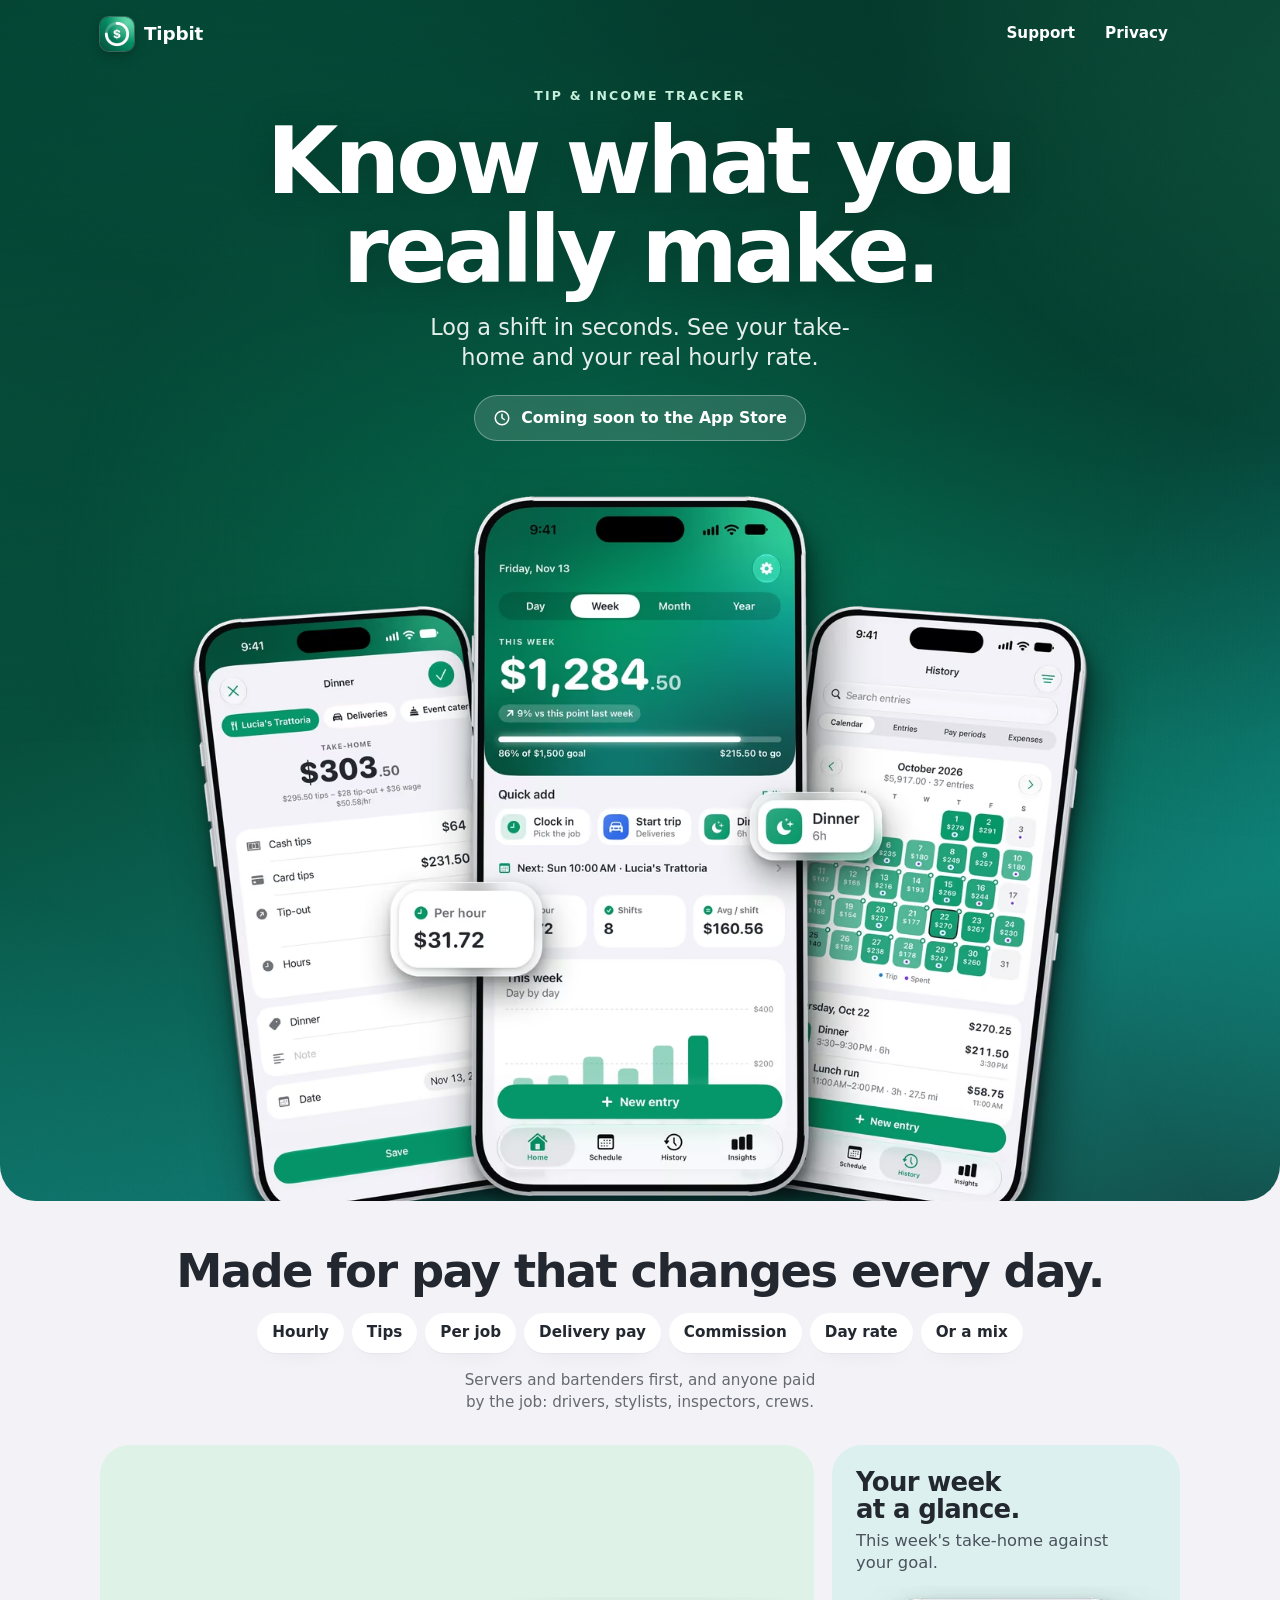
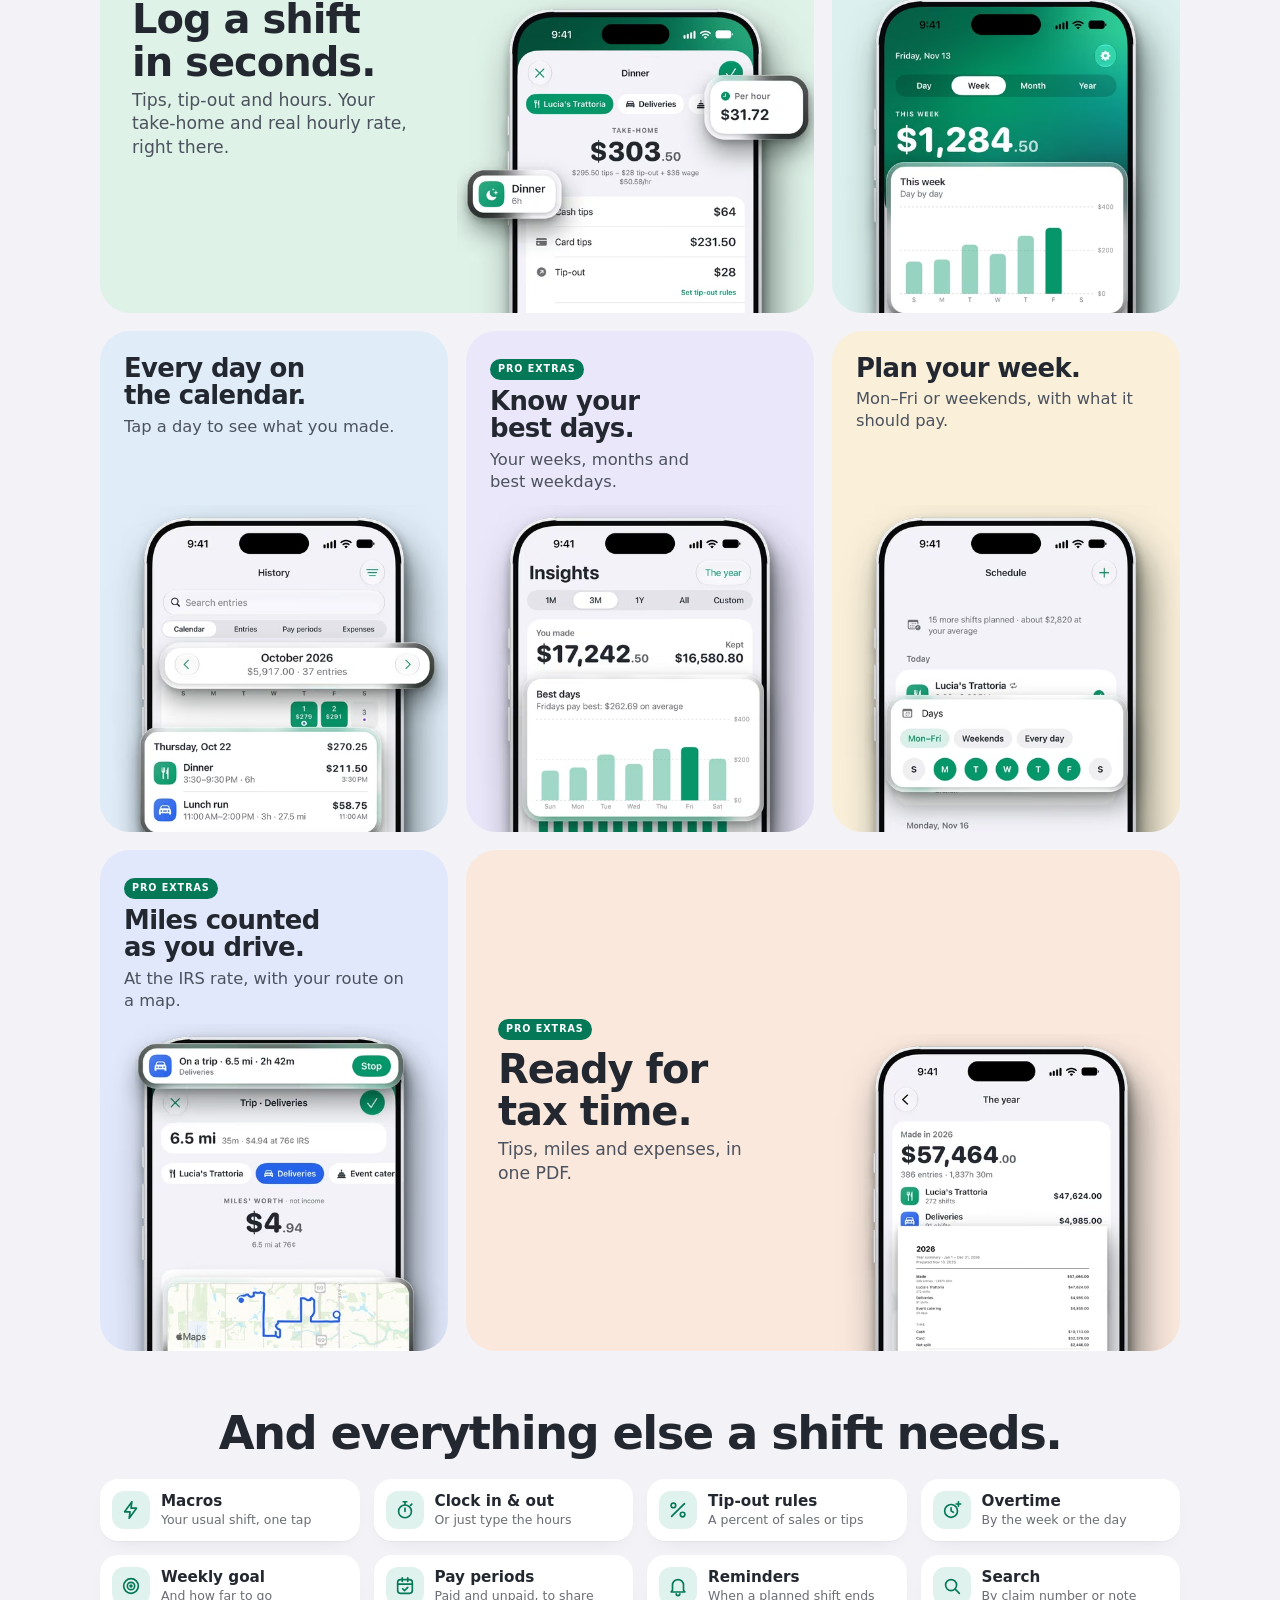
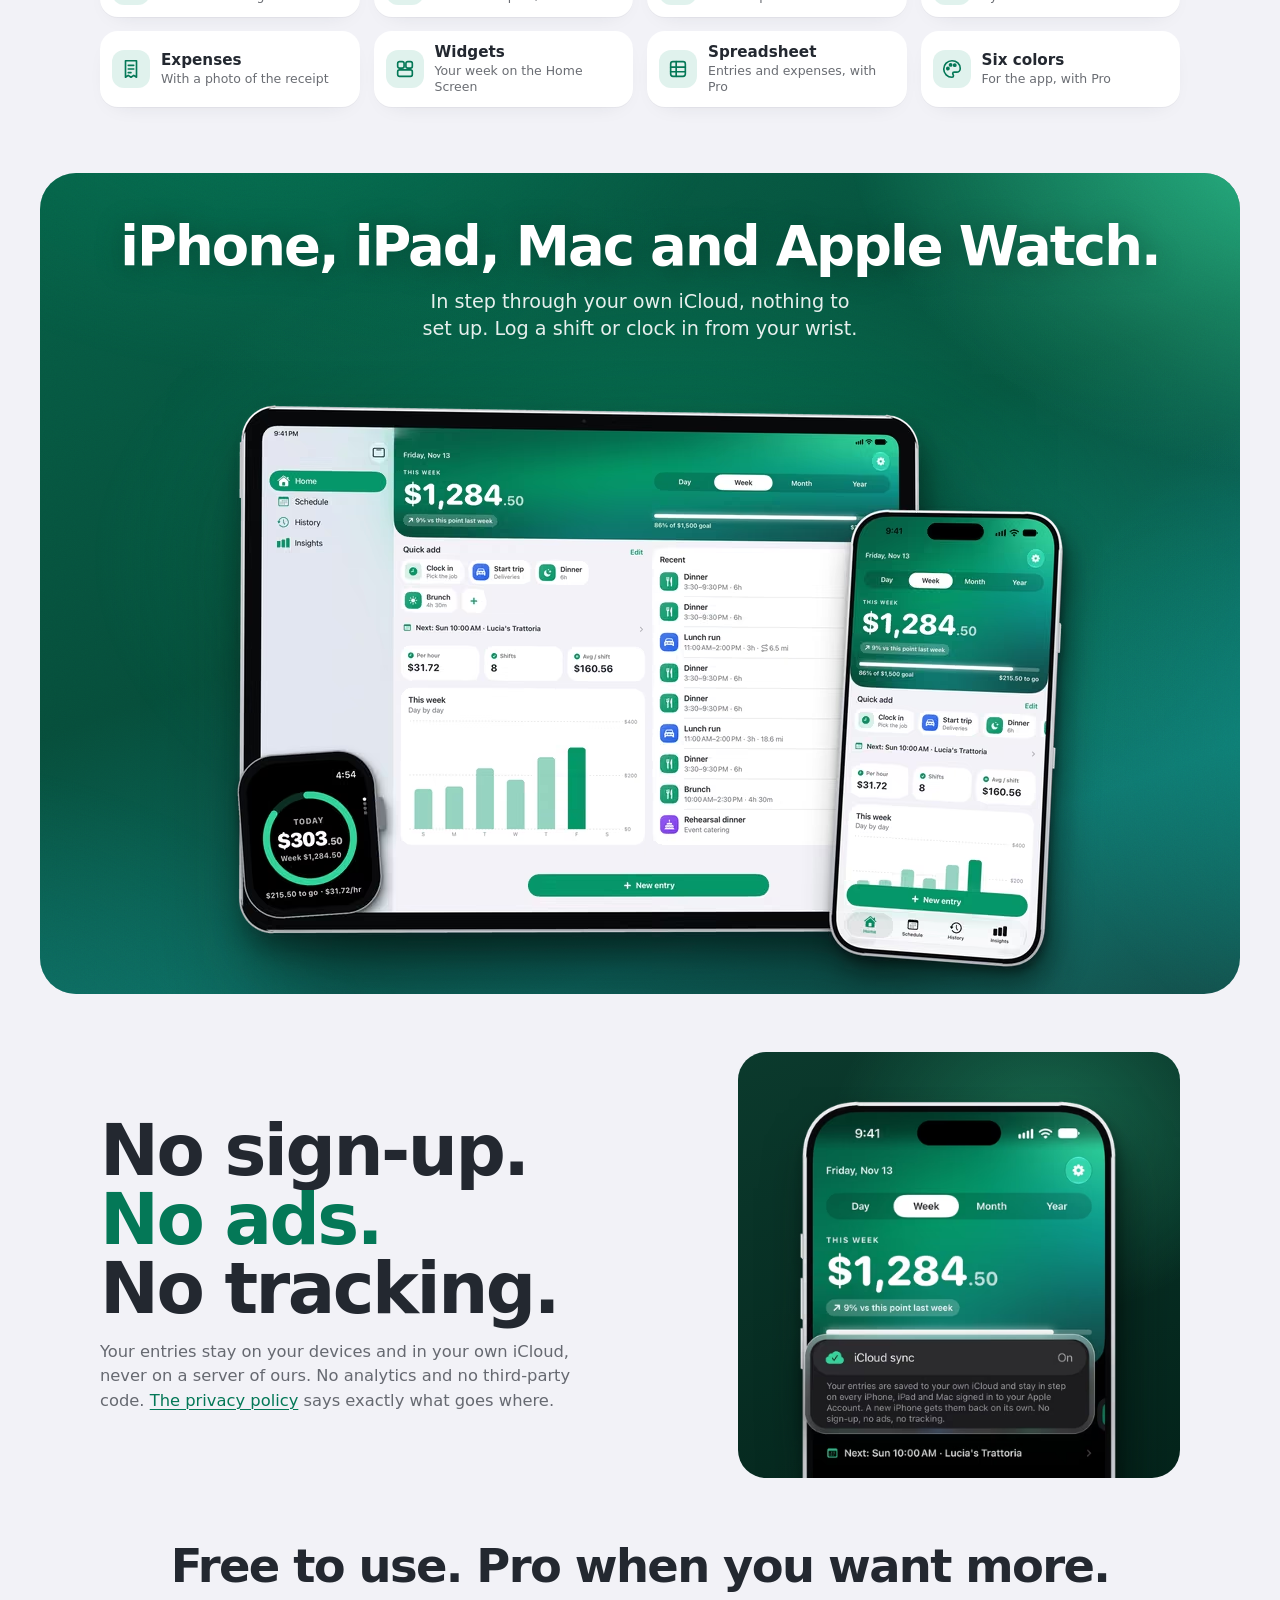
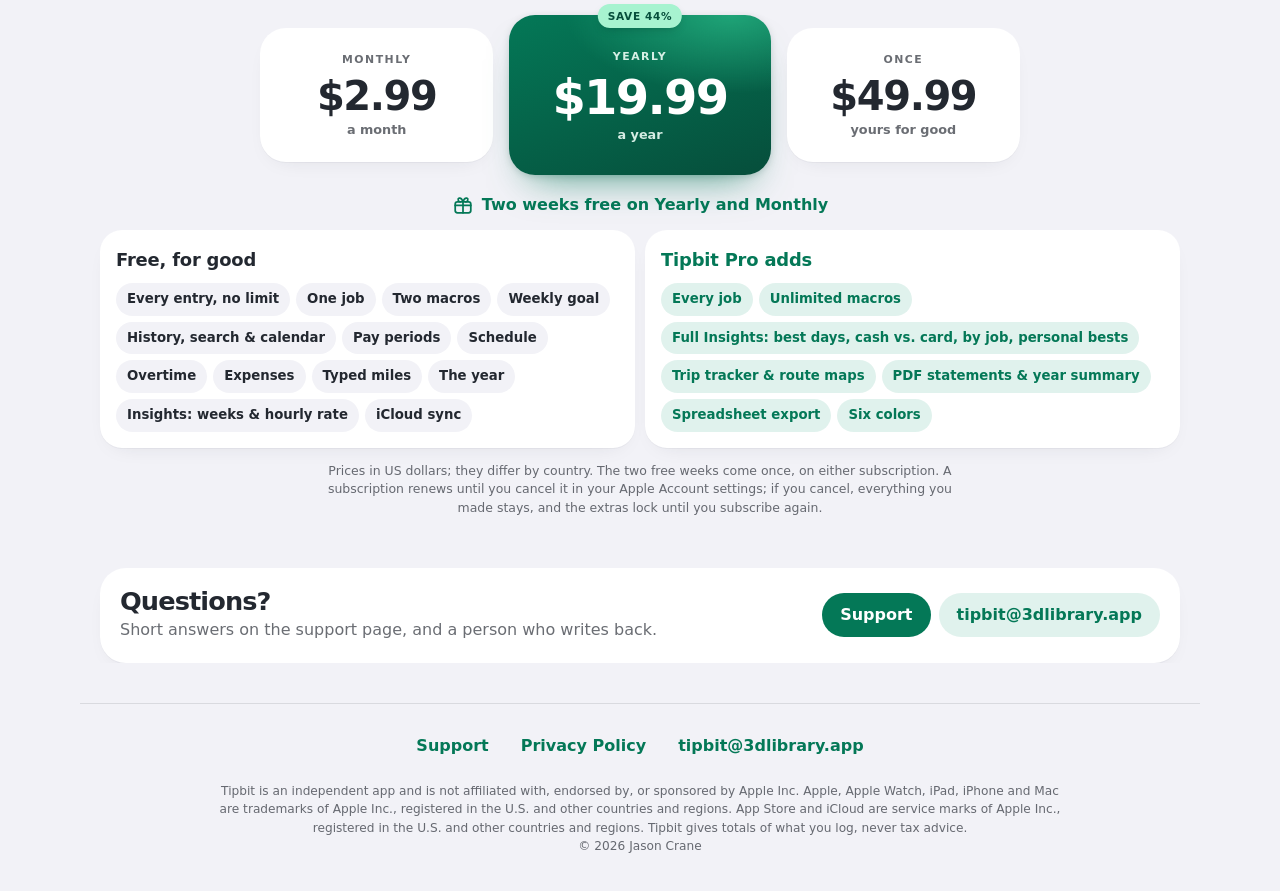
<file: index.html>
<!DOCTYPE html>
<html lang="en">
<head>
<meta charset="utf-8">
<meta name="viewport" content="width=device-width, initial-scale=1, viewport-fit=cover">
<title>Tipbit: Tip &amp; Income Tracker for iPhone</title>
<meta name="description" content="Know what you really make. Log a shift in seconds: tips, tip-out and hours, your real hourly rate, every day's total on the calendar, miles at the IRS rate. No sign-up, no ads, no tracking.">
<meta name="color-scheme" content="light dark">
<meta name="theme-color" content="#064e3b">
<meta name="referrer" content="no-referrer">
<link rel="canonical" href="https://tipbit.3dlibrary.app/">
<meta property="og:type" content="website">
<meta property="og:url" content="https://tipbit.3dlibrary.app/">
<meta property="og:title" content="Tipbit: Tip &amp; Income Tracker">
<meta property="og:description" content="Know what you really make: tips, hours, miles and expenses, logged in seconds. No sign-up, no ads, no tracking.">
<meta property="og:image" content="https://tipbit.3dlibrary.app/img/icon.png">
<link rel="icon" href="img/icon-96.png" sizes="96x96" type="image/png">
<link rel="apple-touch-icon" href="img/icon-180.png">
<link rel="stylesheet" href="site.css?v=20261119c"><!-- change ?v= whenever the CSS changes: GitHub Pages lets browsers keep a file 10 minutes, and a new page with an old stylesheet looks broken -->
<link rel="stylesheet" href="home.css?v=20261119d">
</head>
<body class="front">
<a class="skip" href="#main">Skip to content</a>

<header class="aurora splash">
  <div class="shade" aria-hidden="true"></div>
  <div class="wrap">
    <nav class="top" aria-label="Tipbit">
      <a class="home" href="./" aria-label="Tipbit home"><img src="img/icon-96.png" width="34" height="34" alt=""><span>Tipbit</span></a>
      <div class="links"><a href="support.html">Support</a><a href="privacy.html">Privacy</a></div>
    </nav>
    <div class="splash-words">
      <p class="kicker">Tip &amp; income tracker</p>
      <h1>Know what you<br>really make.</h1>
      <p class="sub">Log a shift in seconds. See your take-home and your real hourly rate.</p>
      <p class="soon"><svg viewBox="0 0 24 24" fill="none" stroke="currentColor" stroke-width="2" stroke-linecap="round" stroke-linejoin="round" aria-hidden="true"><circle cx="12" cy="12" r="9"/><path d="M12 7v5l3 2"/></svg>Coming soon to the App Store</p>
    </div>
  </div>
  <picture class="hero-art"><source type="image/avif" srcset="img/a/hero-1000.avif 1000w, img/a/hero-1600.avif 1600w, img/a/hero-2400.avif 2400w" sizes="(min-width: 1100px) 1240px, 210vw"><source type="image/webp" srcset="img/a/hero-1000.webp 1000w, img/a/hero-1600.webp 1600w, img/a/hero-2400.webp 2400w" sizes="(min-width: 1100px) 1240px, 210vw"><img src="img/a/hero-1600.png" width="2400" height="1640" alt="Tipbit on three iPhones: a dinner shift's $303.50 take-home, this week's $1,284.50 on Home, and October's daily totals on the calendar." fetchpriority="high"></picture>
</header>

<main id="main">
  <section class="ways" aria-labelledby="ways-h">
    <div class="wrap">
      <h2 id="ways-h">Made for pay that changes every day.</h2>
      <ul class="chips" aria-label="Ways to get paid">
        <li>Hourly</li><li>Tips</li><li>Per job</li><li>Delivery pay</li><li>Commission</li><li>Day rate</li><li>Or a mix</li>
      </ul>
      <p class="for">Servers and bartenders first, and anyone paid by the job: drivers, stylists, inspectors, crews.</p>
    </div>
  </section>

  <section class="bento-wrap" aria-label="What Tipbit does">
    <div class="wrap bento">
      <article class="reveal tile c-emerald wide">
        <div class="tile-words"><h3>Log a shift in seconds.</h3><p>Tips, tip-out and hours. Your take-home and real hourly rate, right there.</p></div>
        <picture class="art"><source type="image/avif" srcset="img/a/entry-560.avif 560w, img/a/entry-840.avif 840w, img/a/entry-1120.avif 1120w" sizes="(min-width: 1024px) 380px, (min-width: 700px) 46vw, 92vw"><source type="image/webp" srcset="img/a/entry-560.webp 560w, img/a/entry-840.webp 840w, img/a/entry-1120.webp 1120w" sizes="(min-width: 1024px) 380px, (min-width: 700px) 46vw, 92vw"><img src="img/a/entry-840.png" width="1120" height="992" alt="New entry for a dinner shift: cash and card tips, tip-out and hours, $303.50 take-home at $50.58 an hour." loading="lazy" decoding="async"></picture>
      </article>
      <article class="reveal tile c-teal">
        <div class="tile-words"><h3>Your week at a glance.</h3><p>This week's take-home against your goal.</p></div>
        <picture class="art"><source type="image/avif" srcset="img/a/home-560.avif 560w, img/a/home-840.avif 840w, img/a/home-1120.avif 1120w" sizes="(min-width: 1024px) 360px, (min-width: 700px) 46vw, 46vw"><source type="image/webp" srcset="img/a/home-560.webp 560w, img/a/home-840.webp 840w, img/a/home-1120.webp 1120w" sizes="(min-width: 1024px) 360px, (min-width: 700px) 46vw, 46vw"><img src="img/a/home-840.png" width="1120" height="992" alt="Home: this week's $1,284.50, 86% of a $1,500 goal, and the week day by day." loading="lazy" decoding="async"></picture>
      </article>
      <article class="reveal tile c-sky">
        <div class="tile-words"><h3>Every day on the calendar.</h3><p>Tap a day to see what you made.</p></div>
        <picture class="art"><source type="image/avif" srcset="img/a/calendar-560.avif 560w, img/a/calendar-840.avif 840w, img/a/calendar-1120.avif 1120w" sizes="(min-width: 1024px) 360px, (min-width: 700px) 46vw, 46vw"><source type="image/webp" srcset="img/a/calendar-560.webp 560w, img/a/calendar-840.webp 840w, img/a/calendar-1120.webp 1120w" sizes="(min-width: 1024px) 360px, (min-width: 700px) 46vw, 46vw"><img src="img/a/calendar-840.png" width="1120" height="992" alt="History's calendar for October 2026, each day's total on its square, and Thursday's two entries." loading="lazy" decoding="async"></picture>
      </article>
      <article class="reveal tile c-violet">
        <div class="tile-words"><span class="pro-tag">Pro extras</span><h3>Know your best days.</h3><p>Your weeks, months and best weekdays.</p></div>
        <picture class="art"><source type="image/avif" srcset="img/a/insights-560.avif 560w, img/a/insights-840.avif 840w, img/a/insights-1120.avif 1120w" sizes="(min-width: 1024px) 360px, (min-width: 700px) 46vw, 46vw"><source type="image/webp" srcset="img/a/insights-560.webp 560w, img/a/insights-840.webp 840w, img/a/insights-1120.webp 1120w" sizes="(min-width: 1024px) 360px, (min-width: 700px) 46vw, 46vw"><img src="img/a/insights-840.png" width="1120" height="992" alt="Insights over three months, $17,242.50 made, with Fridays the best day." loading="lazy" decoding="async"></picture>
      </article>
      <article class="reveal tile c-amber">
        <div class="tile-words"><h3>Plan your week.</h3><p>Mon–Fri or weekends, with what it should pay.</p></div>
        <picture class="art"><source type="image/avif" srcset="img/a/schedule-560.avif 560w, img/a/schedule-840.avif 840w, img/a/schedule-1120.avif 1120w" sizes="(min-width: 1024px) 360px, (min-width: 700px) 46vw, 46vw"><source type="image/webp" srcset="img/a/schedule-560.webp 560w, img/a/schedule-840.webp 840w, img/a/schedule-1120.webp 1120w" sizes="(min-width: 1024px) 360px, (min-width: 700px) 46vw, 46vw"><img src="img/a/schedule-840.png" width="1120" height="992" alt="The Schedule, with a dinner shift planned Monday to Friday." loading="lazy" decoding="async"></picture>
      </article>
      <article class="reveal tile c-blue">
        <div class="tile-words"><span class="pro-tag">Pro extras</span><h3>Miles counted as you drive.</h3><p>At the IRS rate, with your route on a map.</p></div>
        <picture class="art"><source type="image/avif" srcset="img/a/trip-560.avif 560w, img/a/trip-840.avif 840w, img/a/trip-1120.avif 1120w" sizes="(min-width: 1024px) 360px, (min-width: 700px) 46vw, 46vw"><source type="image/webp" srcset="img/a/trip-560.webp 560w, img/a/trip-840.webp 840w, img/a/trip-1120.webp 1120w" sizes="(min-width: 1024px) 360px, (min-width: 700px) 46vw, 46vw"><img src="img/a/trip-840.png" width="1120" height="992" alt="A 6.5 mile delivery trip, with its route on a map." loading="lazy" decoding="async"></picture>
      </article>
      <article class="reveal tile c-orange wide3">
        <div class="tile-words"><span class="pro-tag">Pro extras</span><h3>Ready for tax time.</h3><p>Tips, miles and expenses, in one PDF.</p></div>
        <picture class="art"><source type="image/avif" srcset="img/a/year-560.avif 560w, img/a/year-840.avif 840w, img/a/year-1120.avif 1120w" sizes="(min-width: 1024px) 380px, (min-width: 700px) 46vw, 92vw"><source type="image/webp" srcset="img/a/year-560.webp 560w, img/a/year-840.webp 840w, img/a/year-1120.webp 1120w" sizes="(min-width: 1024px) 380px, (min-width: 700px) 46vw, 92vw"><img src="img/a/year-840.png" width="1120" height="992" alt="The year: $57,464 made in 2026, and page one of the year summary PDF." loading="lazy" decoding="async"></picture>
      </article>
    </div>
  </section>

  <section class="more" aria-labelledby="more-h">
    <div class="wrap">
      <h2 id="more-h">And everything else a shift needs.</h2>
      <ul class="icons">
        <li><svg viewBox="0 0 24 24" fill="none" stroke="currentColor" stroke-width="1.8" stroke-linecap="round" stroke-linejoin="round" aria-hidden="true"><path d="M13 3 5 14h6l-1 7 8-11h-6z"/></svg><span><b>Macros</b><small>Your usual shift, one tap</small></span></li>
        <li><svg viewBox="0 0 24 24" fill="none" stroke="currentColor" stroke-width="1.8" stroke-linecap="round" stroke-linejoin="round" aria-hidden="true"><circle cx="12" cy="13.5" r="7"/><path d="M12 13.5V10M10 3h4M12 3v3.5M18 7l1.5-1.5"/></svg><span><b>Clock in &amp; out</b><small>Or just type the hours</small></span></li>
        <li><svg viewBox="0 0 24 24" fill="none" stroke="currentColor" stroke-width="1.8" stroke-linecap="round" stroke-linejoin="round" aria-hidden="true"><circle cx="7" cy="7" r="2.5"/><circle cx="17" cy="17" r="2.5"/><path d="M19 5 5 19"/></svg><span><b>Tip-out rules</b><small>A percent of sales or tips</small></span></li>
        <li><svg viewBox="0 0 24 24" fill="none" stroke="currentColor" stroke-width="1.8" stroke-linecap="round" stroke-linejoin="round" aria-hidden="true"><circle cx="11" cy="13" r="7"/><path d="M11 9.5V13l2.5 1.5M19 3v5M16.5 5.5h5"/></svg><span><b>Overtime</b><small>By the week or the day</small></span></li>
        <li><svg viewBox="0 0 24 24" fill="none" stroke="currentColor" stroke-width="1.8" stroke-linecap="round" stroke-linejoin="round" aria-hidden="true"><circle cx="12" cy="12" r="8"/><circle cx="12" cy="12" r="4"/><circle cx="12" cy="12" r="1" fill="currentColor"/></svg><span><b>Weekly goal</b><small>And how far to go</small></span></li>
        <li><svg viewBox="0 0 24 24" fill="none" stroke="currentColor" stroke-width="1.8" stroke-linecap="round" stroke-linejoin="round" aria-hidden="true"><rect x="4" y="5" width="16" height="15" rx="3"/><path d="M4 10h16M9 3v4M15 3v4M9.5 15l2 2 3.5-3.5"/></svg><span><b>Pay periods</b><small>Paid and unpaid, to share</small></span></li>
        <li><svg viewBox="0 0 24 24" fill="none" stroke="currentColor" stroke-width="1.8" stroke-linecap="round" stroke-linejoin="round" aria-hidden="true"><path d="M6 16.5V11a6 6 0 0 1 12 0v5.5l1.5 2h-15z"/><path d="M10 20.5a2 2 0 0 0 4 0"/></svg><span><b>Reminders</b><small>When a planned shift ends</small></span></li>
        <li><svg viewBox="0 0 24 24" fill="none" stroke="currentColor" stroke-width="1.8" stroke-linecap="round" stroke-linejoin="round" aria-hidden="true"><circle cx="11" cy="11" r="6"/><path d="m20 20-4.5-4.5"/></svg><span><b>Search</b><small>By claim number or note</small></span></li>
        <li><svg viewBox="0 0 24 24" fill="none" stroke="currentColor" stroke-width="1.8" stroke-linecap="round" stroke-linejoin="round" aria-hidden="true"><path d="M6 3h12v18l-3-2-3 2-3-2-3 2z"/><path d="M9 8h6M9 12h6M9 16h3"/></svg><span><b>Expenses</b><small>With a photo of the receipt</small></span></li>
        <li><svg viewBox="0 0 24 24" fill="none" stroke="currentColor" stroke-width="1.8" stroke-linecap="round" stroke-linejoin="round" aria-hidden="true"><rect x="4" y="4" width="7" height="7" rx="2"/><rect x="13" y="4" width="7" height="7" rx="2"/><rect x="4" y="13" width="16" height="7" rx="2"/></svg><span><b>Widgets</b><small>Your week on the Home Screen</small></span></li>
        <li><svg viewBox="0 0 24 24" fill="none" stroke="currentColor" stroke-width="1.8" stroke-linecap="round" stroke-linejoin="round" aria-hidden="true"><rect x="4" y="4" width="16" height="16" rx="2.5"/><path d="M4 10h16M4 15h16M10 4v16"/></svg><span><b>Spreadsheet</b><small>Entries and expenses, with Pro</small></span></li>
        <li><svg viewBox="0 0 24 24" fill="none" stroke="currentColor" stroke-width="1.8" stroke-linecap="round" stroke-linejoin="round" aria-hidden="true"><path d="M12 3a9 9 0 1 0 0 18c1.1 0 1.6-.8 1.6-1.6 0-1.1-.8-1.4-.8-2.4 0-.9.7-1.6 1.6-1.6H17a4 4 0 0 0 4-4C21 6.6 17 3 12 3z"/><circle cx="7.5" cy="11.5" r="1.2" fill="currentColor"/><circle cx="10.5" cy="7.5" r="1.2" fill="currentColor"/><circle cx="15" cy="7.8" r="1.2" fill="currentColor"/></svg><span><b>Six colors</b><small>For the app, with Pro</small></span></li>
      </ul>
    </div>
  </section>

  <section class="devices aurora" aria-labelledby="devices-h">
    <div class="wrap">
      <h2 id="devices-h">iPhone, iPad, Mac and Apple Watch.</h2>
      <p class="sub">In step through your own iCloud, nothing to set up. Log a shift or clock in from your wrist.</p>
    </div>
    <picture class="devices-art"><source type="image/avif" srcset="img/a/devices-1000.avif 1000w, img/a/devices-1600.avif 1600w, img/a/devices-2400.avif 2400w" sizes="(min-width: 1100px) 1000px, 100vw"><source type="image/webp" srcset="img/a/devices-1000.webp 1000w, img/a/devices-1600.webp 1600w, img/a/devices-2400.webp 2400w" sizes="(min-width: 1100px) 1000px, 100vw"><img src="img/a/devices-1600.png" width="2400" height="1520" alt="Tipbit on an iPad, an iPhone and an Apple Watch, each with this week's take-home." loading="lazy" decoding="async"></picture>
  </section>

  <section class="private" aria-labelledby="private-h">
    <div class="wrap private-grid">
      <div class="private-words">
        <h2 id="private-h"><span>No sign-up.</span> <span>No ads.</span> <span>No tracking.</span></h2>
        <p>Your entries stay on your devices and in your own iCloud, never on a server of ours. No analytics and no
        third-party code. <a href="privacy.html">The privacy policy</a> says exactly what goes where.</p>
      </div>
      <picture class="private-art"><source type="image/avif" srcset="img/a/private-560.avif 560w, img/a/private-840.avif 840w, img/a/private-1120.avif 1120w" sizes="(min-width: 900px) 420px, 80vw"><source type="image/webp" srcset="img/a/private-560.webp 560w, img/a/private-840.webp 840w, img/a/private-1120.webp 1120w" sizes="(min-width: 900px) 420px, 80vw"><img src="img/a/private-840.png" width="1120" height="992" alt="Home in the dark look, with Settings' iCloud sync row turned on." loading="lazy" decoding="async"></picture>
    </div>
  </section>

  <section class="price" id="pro" aria-labelledby="pro-h">
    <div class="wrap">
      <h2 id="pro-h">Free to use. Pro when you want more.</h2>
      <div class="plans">
        <div class="plan"><p class="name">Monthly</p><p class="cost">$2.99</p><p class="per">a month</p></div>
        <div class="plan best"><p class="badge">Save 44%</p><p class="name">Yearly</p><p class="cost">$19.99</p><p class="per">a year</p></div>
        <div class="plan"><p class="name">Once</p><p class="cost">$49.99</p><p class="per">yours for good</p></div>
      </div>
      <p class="trial"><svg viewBox="0 0 24 24" fill="none" stroke="currentColor" stroke-width="1.9" stroke-linecap="round" stroke-linejoin="round" aria-hidden="true"><rect x="3.5" y="8.5" width="17" height="12" rx="2.5"/><path d="M3.5 12.5h17M12 8.5v12M12 8.5S10.5 4 7.8 4.6C6 5 6.4 8.5 9 8.5M12 8.5s1.5-4.5 4.2-3.9C18 5 17.6 8.5 15 8.5"/></svg>Two weeks free on Yearly and Monthly</p>
      <div class="lists">
        <div class="list"><h3>Free, for good</h3><ul class="chips small">
          <li>Every entry, no limit</li><li>One job</li><li>Two macros</li><li>Weekly goal</li><li>History, search &amp; calendar</li><li>Pay periods</li><li>Schedule</li><li>Overtime</li><li>Expenses</li><li>Typed miles</li><li>The year</li><li>Insights: weeks &amp; hourly rate</li><li>iCloud sync</li>
        </ul></div>
        <div class="list pro"><h3>Tipbit Pro adds</h3><ul class="chips small">
          <li>Every job</li><li>Unlimited macros</li><li>Full Insights: best days, cash vs. card, by job, personal bests</li><li>Trip tracker &amp; route maps</li><li>PDF statements &amp; year summary</li><li>Spreadsheet export</li><li>Six colors</li>
        </ul></div>
      </div>
      <p class="fine">Prices in US dollars; they differ by country. The two free weeks come once, on either subscription. A
      subscription renews until you cancel it in your Apple Account settings; if you cancel, everything you made stays,
      and the extras lock until you subscribe again.</p>
    </div>
  </section>

  <section class="help" aria-labelledby="help-h">
    <div class="wrap"><div class="help-card">
      <div><h2 id="help-h">Questions?</h2><p>Short answers on the support page, and a person who writes back.</p></div>
      <div class="help-links"><a class="pill" href="support.html">Support</a><a class="pill quiet" href="mailto:tipbit@3dlibrary.app">tipbit@3dlibrary.app</a></div>
    </div></div>
  </section>
</main>

<footer>
  <div class="wrap">
    <nav aria-label="Tipbit pages">
      <a href="support.html">Support</a>
      <a href="privacy.html">Privacy Policy</a>
      <a href="mailto:tipbit@3dlibrary.app">tipbit@3dlibrary.app</a>
    </nav>
    <p class="tm">Tipbit is an independent app and is not affiliated with, endorsed by, or sponsored by Apple Inc. Apple,
    Apple Watch, iPad, iPhone and Mac are trademarks of Apple Inc., registered in the U.S. and other countries and
    regions. App Store and iCloud are service marks of Apple Inc., registered in the U.S. and other countries and
    regions. Tipbit gives totals of what you log, never tax advice.<br>© 2026 Jason Crane</p>
  </div>
</footer>
</body>
</html>
</file>
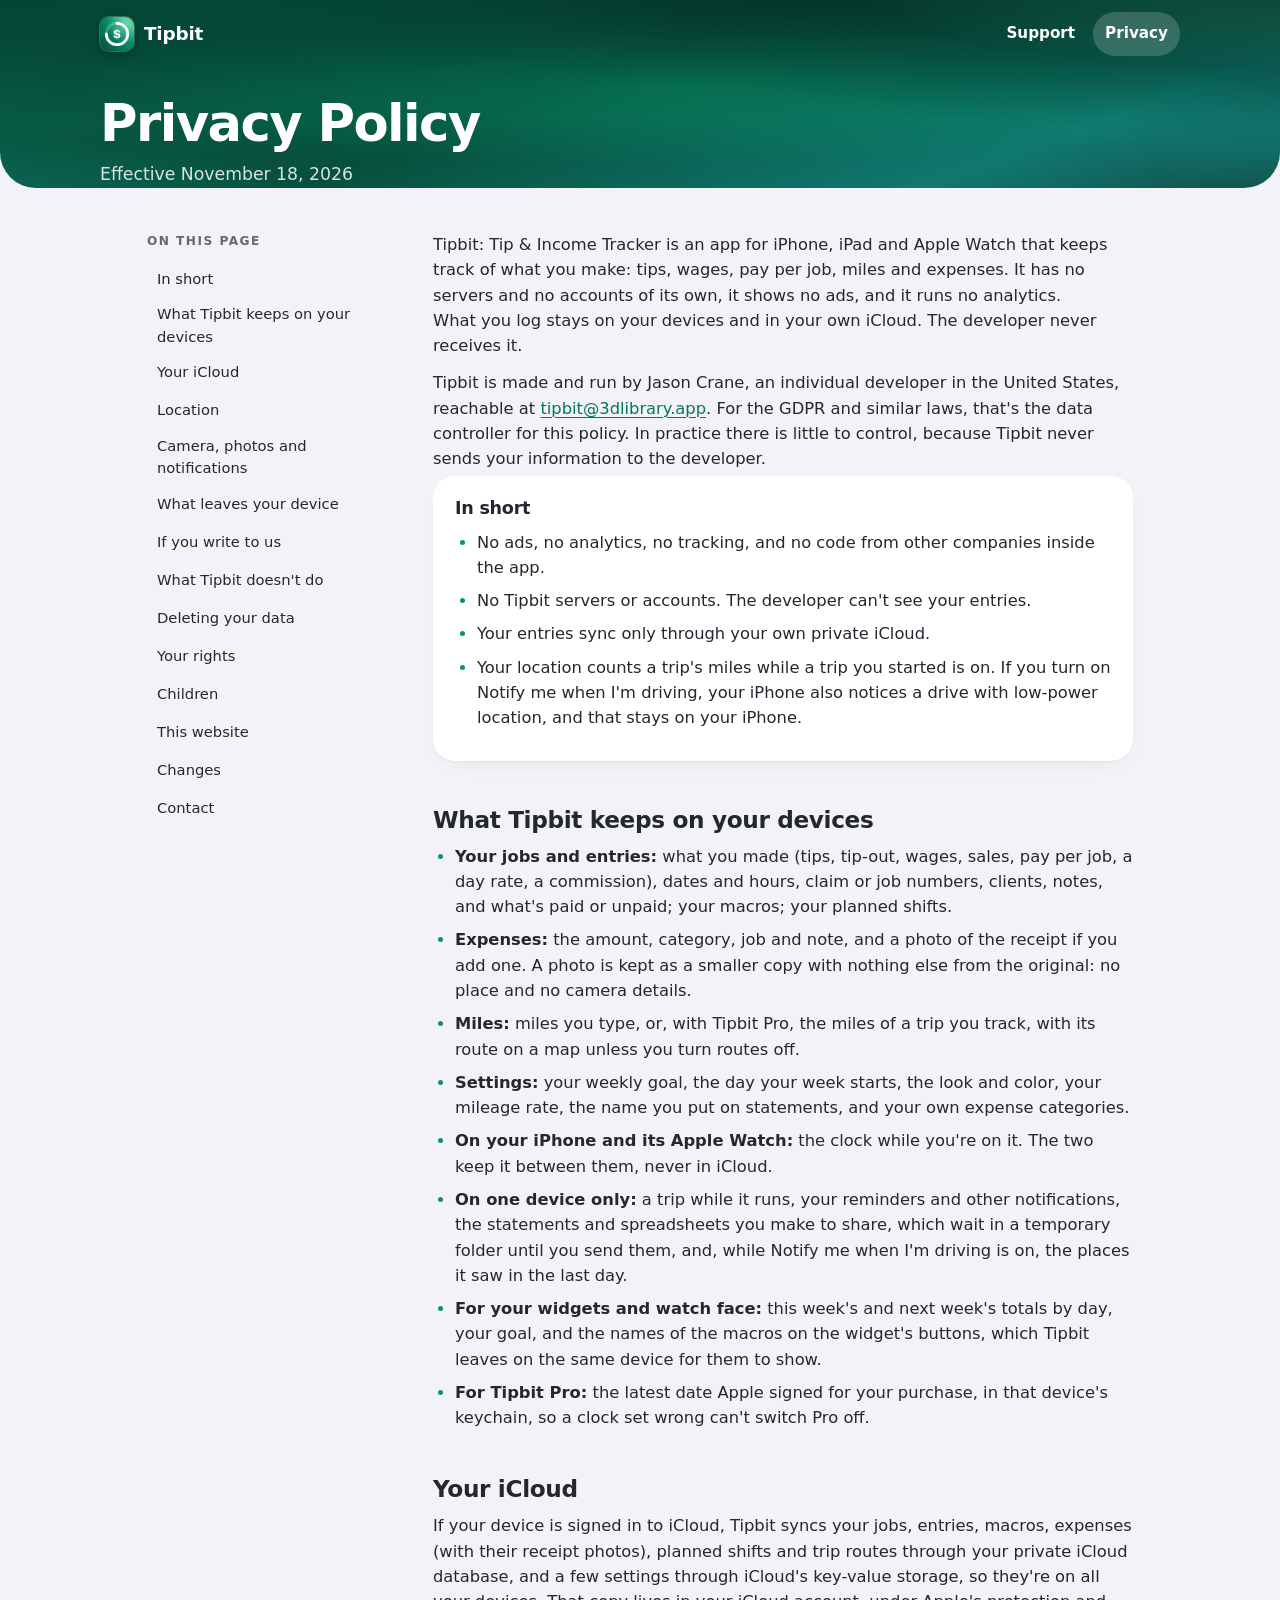
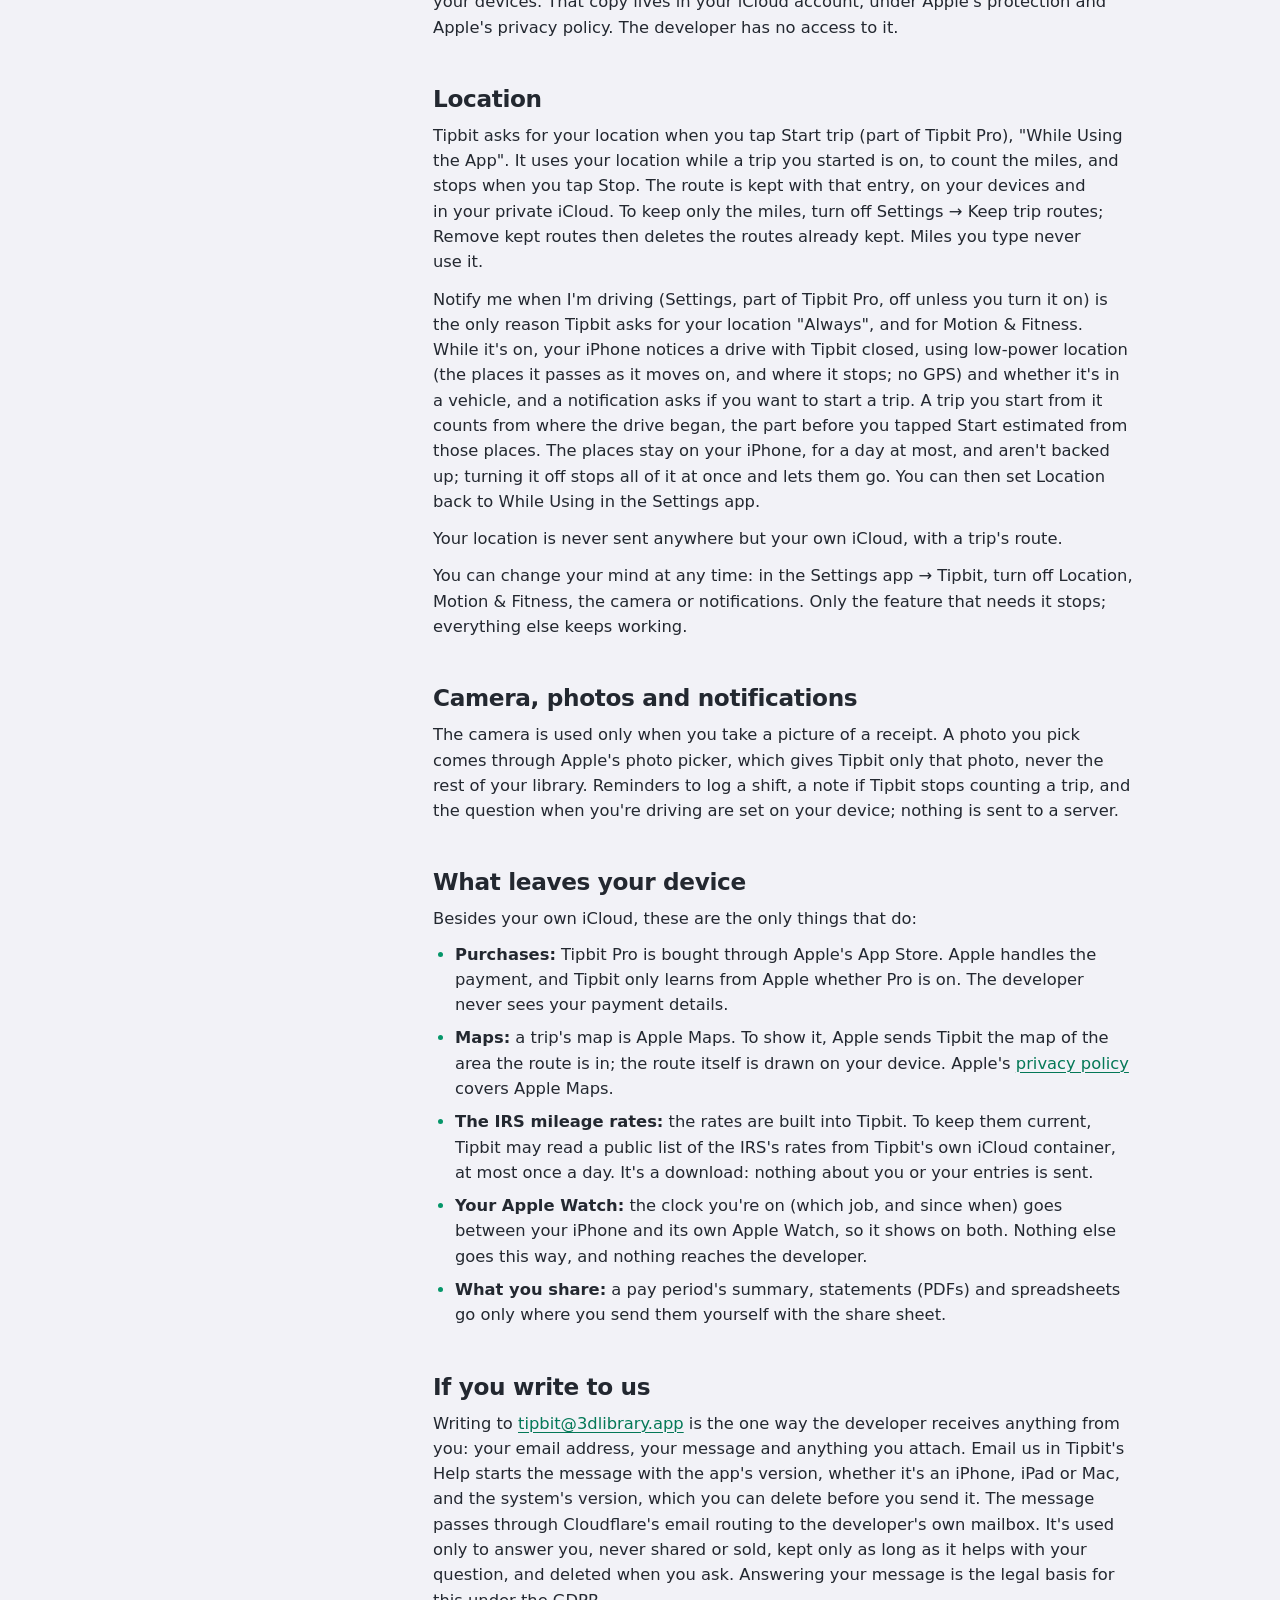
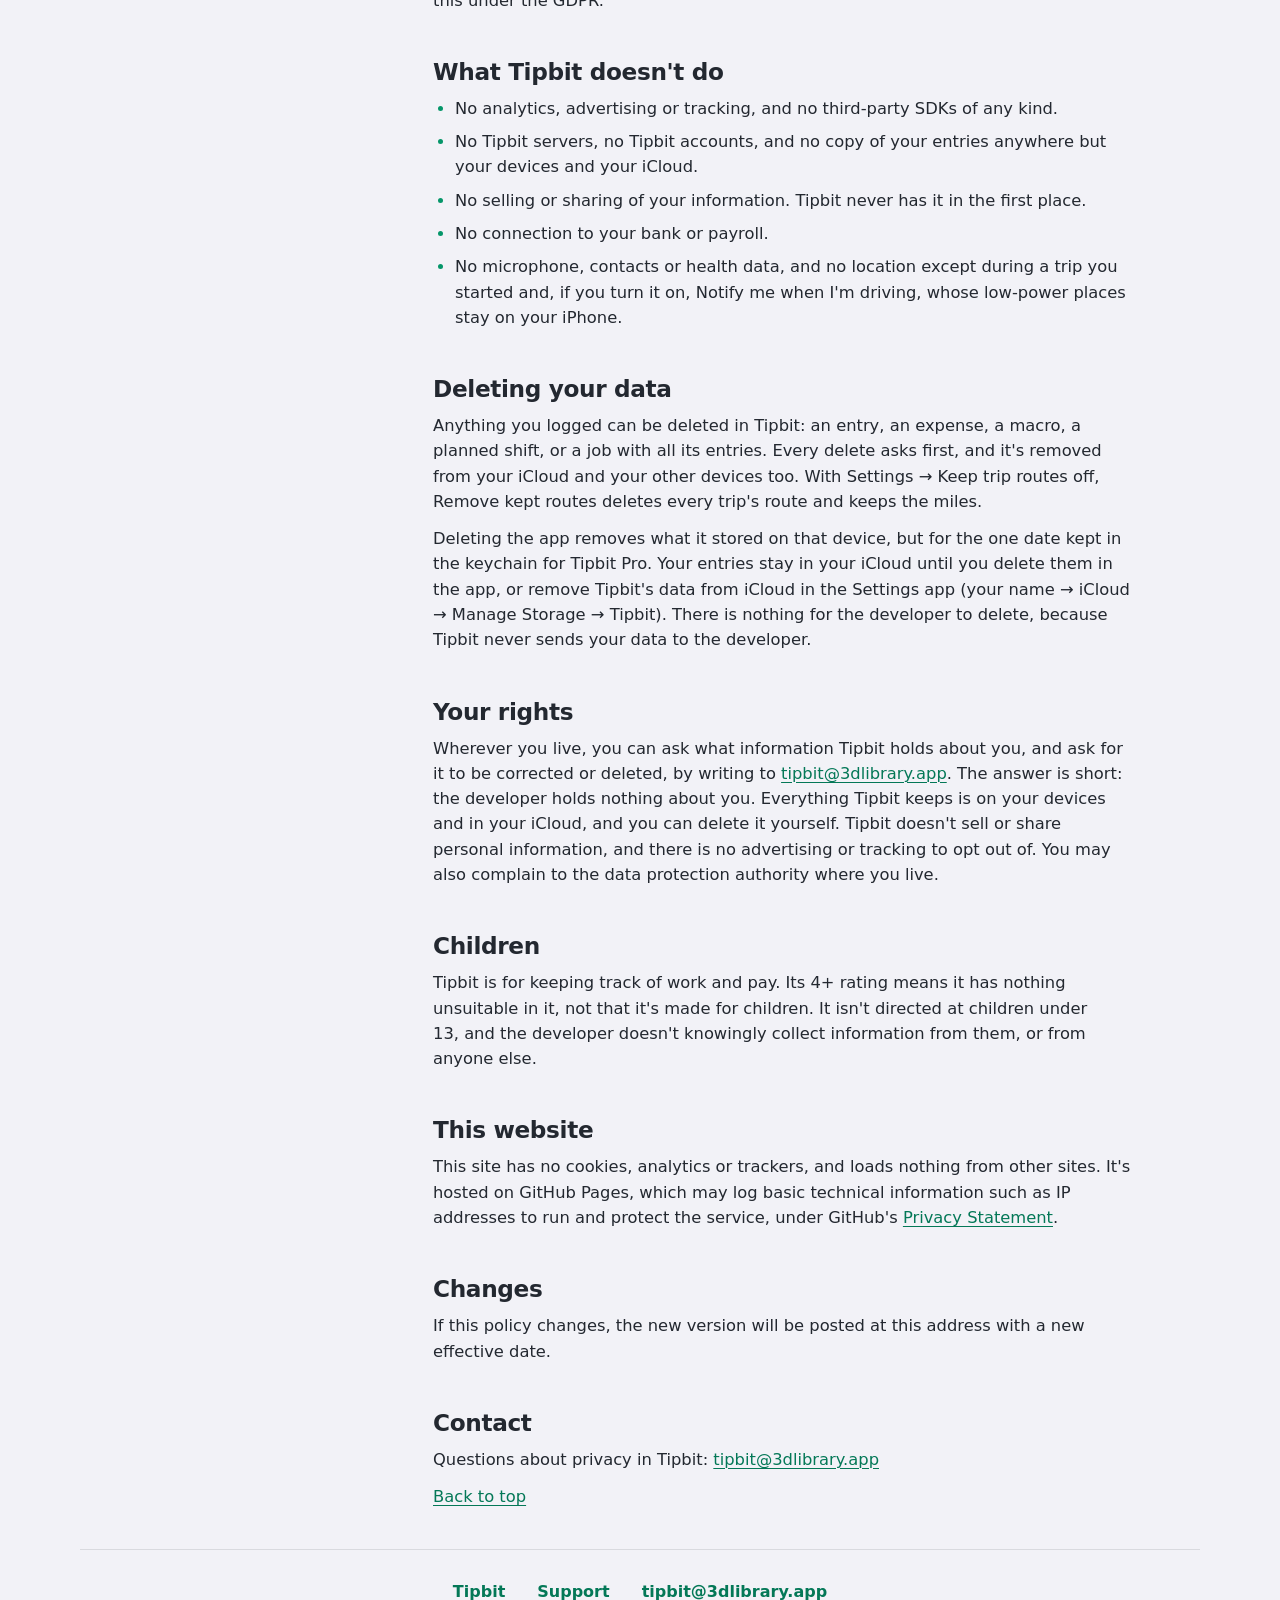
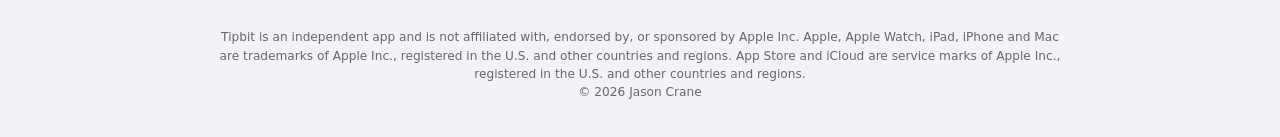
<file: privacy.html>
<!DOCTYPE html>
<html lang="en">
<head>
<meta charset="utf-8">
<meta name="viewport" content="width=device-width, initial-scale=1, viewport-fit=cover">
<title>Privacy Policy - Tipbit: Tip &amp; Income Tracker</title>
<meta name="description" content="Tipbit's privacy policy: no servers, no accounts, no ads, no tracking. Your entries stay on your devices and in your own iCloud.">
<meta name="color-scheme" content="light dark">
<meta name="theme-color" content="#065f46">
<meta name="referrer" content="no-referrer">
<link rel="canonical" href="https://tipbit.3dlibrary.app/privacy.html">
<link rel="icon" href="img/icon-96.png" sizes="96x96" type="image/png">
<link rel="apple-touch-icon" href="img/icon-180.png">
<link rel="stylesheet" href="site.css?v=20261119c"><!-- change ?v= whenever site.css changes: GitHub Pages lets browsers keep a file 10 minutes, and a new page with an old stylesheet looks broken -->
</head>
<body>
<a class="skip" href="#main">Skip to content</a>

<header class="aurora band">
  <div class="shade" aria-hidden="true"></div>
  <div class="wrap">
    <nav class="top" aria-label="Tipbit">
      <a class="home" href="./" aria-label="Tipbit home"><img src="img/icon-96.png" width="34" height="34" alt=""><span>Tipbit</span></a>
      <div class="links"><a href="support.html">Support</a><a href="privacy.html" aria-current="page">Privacy</a></div>
    </nav>
    <h1>Privacy Policy</h1>
    <p class="line">Effective November 18, 2026</p>
  </div>
</header>

<div class="wrap page-grid">
  <nav class="toc" aria-labelledby="toc-h">
    <h2 id="toc-h">On this page</h2>
    <ol>
      <li><a href="#in-short">In short</a></li>
      <li><a href="#on-your-devices">What Tipbit keeps on your devices</a></li>
      <li><a href="#icloud">Your iCloud</a></li>
      <li><a href="#location">Location</a></li>
      <li><a href="#camera">Camera, photos and notifications</a></li>
      <li><a href="#leaves">What leaves your device</a></li>
      <li><a href="#email">If you write to us</a></li>
      <li><a href="#doesnt">What Tipbit doesn't do</a></li>
      <li><a href="#deleting">Deleting your data</a></li>
      <li><a href="#rights">Your rights</a></li>
      <li><a href="#children">Children</a></li>
      <li><a href="#website">This website</a></li>
      <li><a href="#changes">Changes</a></li>
      <li><a href="#contact">Contact</a></li>
    </ol>
  </nav>

  <main class="page" id="main">
    <p>Tipbit: Tip &amp; Income Tracker is an app for iPhone, iPad and Apple Watch that keeps track of what you make:
    tips, wages, pay per job, miles and expenses. It has no servers and no accounts of its own, it shows no ads, and it runs no
    analytics. What you log stays on your devices and in your own iCloud. The developer never receives it.</p>

    <p>Tipbit is made and run by Jason Crane, an individual developer in the United States, reachable at
    <a href="mailto:tipbit@3dlibrary.app">tipbit@3dlibrary.app</a>. For the GDPR and similar laws, that's the data
    controller for this policy. In practice there is little to control, because Tipbit never sends your information to
    the developer.</p>

    <div class="card" id="in-short">
      <h2>In short</h2>
      <ul>
        <li>No ads, no analytics, no tracking, and no code from other companies inside the app.</li>
        <li>No Tipbit servers or accounts. The developer can't see your entries.</li>
        <li>Your entries sync only through your own private iCloud.</li>
        <li>Your location counts a trip's miles while a trip you started is on. If you turn on Notify me when I'm driving,
        your iPhone also notices a drive with low-power location, and that stays on your iPhone.</li>
      </ul>
    </div>

    <h2 id="on-your-devices">What Tipbit keeps on your devices</h2>
    <ul>
      <li><strong>Your jobs and entries:</strong> what you made (tips, tip-out, wages, sales, pay per job, a day rate, a
      commission), dates and hours, claim or job numbers, clients, notes, and what's paid or unpaid; your macros; your
      planned shifts.</li>
      <li><strong>Expenses:</strong> the amount, category, job and note, and a photo of the receipt if you add one. A photo
      is kept as a smaller copy with nothing else from the original: no place and no camera details.</li>
      <li><strong>Miles:</strong> miles you type, or, with Tipbit Pro, the miles of a trip you track, with its route on a
      map unless you turn routes off.</li>
      <li><strong>Settings:</strong> your weekly goal, the day your week starts, the look and color, your mileage rate, the
      name you put on statements, and your own expense categories.</li>
      <li><strong>On your iPhone and its Apple Watch:</strong> the clock while you're on it. The two keep it between them,
      never in iCloud.</li>
      <li><strong>On one device only:</strong> a trip while it runs, your reminders and other notifications, the statements
      and spreadsheets you make to share, which wait in a temporary folder until you send them, and, while Notify me when
      I'm driving is on, the places it saw in the last day.</li>
      <li><strong>For your widgets and watch face:</strong> this week's and next week's totals by day, your goal, and the
      names of the macros on the widget's buttons, which Tipbit leaves on the same device for them to show.</li>
      <li><strong>For Tipbit Pro:</strong> the latest date Apple signed for your purchase, in that device's keychain, so a
      clock set wrong can't switch Pro off.</li>
    </ul>

    <h2 id="icloud">Your iCloud</h2>
    <p>If your device is signed in to iCloud, Tipbit syncs your jobs, entries, macros, expenses (with their receipt
    photos), planned shifts and trip routes through your private iCloud database, and a few settings through iCloud's
    key-value storage, so they're on all your devices. That copy lives in your iCloud account, under Apple's protection
    and Apple's privacy policy. The developer has no access to it.</p>

    <h2 id="location">Location</h2>
    <p>Tipbit asks for your location when you tap Start trip (part of Tipbit Pro), "While Using the App". It uses your
    location while a trip you started is on, to count the miles, and stops when you tap Stop. The route is kept with that
    entry, on your devices and in your private iCloud. To keep only the miles, turn off Settings → Keep trip routes;
    Remove kept routes then deletes the routes already kept. Miles you type never use it.</p>
    <p>Notify me when I'm driving (Settings, part of Tipbit Pro, off unless you turn it on) is the only reason Tipbit asks
    for your location "Always", and for Motion &amp; Fitness. While it's on, your iPhone notices a drive with Tipbit closed,
    using low-power location (the places it passes as it moves on, and where it stops; no GPS) and whether it's in a
    vehicle, and a notification asks if you want to start a trip. A trip you start from it counts from where the drive
    began, the part before you tapped Start estimated from those places. The places stay on your iPhone, for a day at
    most, and aren't backed up; turning it off stops all of it at once and lets them go. You can then set Location back
    to While Using in the Settings app.</p>
    <p>Your location is never sent anywhere but your own iCloud, with a trip's route.</p>
    <p>You can change your mind at any time: in the Settings app → Tipbit, turn off Location, Motion &amp; Fitness, the
    camera or notifications. Only the feature that needs it stops; everything else keeps working.</p>

    <h2 id="camera">Camera, photos and notifications</h2>
    <p>The camera is used only when you take a picture of a receipt. A photo you pick comes through Apple's photo picker,
    which gives Tipbit only that photo, never the rest of your library. Reminders to log a shift, a note if Tipbit stops
    counting a trip, and the question when you're driving are set on your device; nothing is sent to a server.</p>

    <h2 id="leaves">What leaves your device</h2>
    <p>Besides your own iCloud, these are the only things that do:</p>
    <ul>
      <li><strong>Purchases:</strong> Tipbit Pro is bought through Apple's App Store. Apple handles the payment, and Tipbit
      only learns from Apple whether Pro is on. The developer never sees your payment details.</li>
      <li><strong>Maps:</strong> a trip's map is Apple Maps. To show it, Apple sends Tipbit the map of the area the route
      is in; the route itself is drawn on your device. Apple's
      <a href="https://www.apple.com/legal/privacy/">privacy policy</a> covers Apple Maps.</li>
      <li><strong>The IRS mileage rates:</strong> the rates are built into Tipbit. To keep them current, Tipbit may read a
      public list of the IRS's rates from Tipbit's own iCloud container, at most once a day. It's a download: nothing about
      you or your entries is sent.</li>
      <li><strong>Your Apple Watch:</strong> the clock you're on (which job, and since when) goes between your iPhone and
      its own Apple Watch, so it shows on both. Nothing else goes this way, and nothing reaches the developer.</li>
      <li><strong>What you share:</strong> a pay period's summary, statements (PDFs) and spreadsheets go only where you send
      them yourself with the share sheet.</li>
    </ul>

    <h2 id="email">If you write to us</h2>
    <p>Writing to <a href="mailto:tipbit@3dlibrary.app">tipbit@3dlibrary.app</a> is the one way the developer receives
    anything from you: your email address, your message and anything you attach. Email us in Tipbit's Help starts the
    message with the app's version, whether it's an iPhone, iPad or Mac, and the system's version, which you can delete
    before you send it. The message passes through Cloudflare's email routing to the developer's own mailbox. It's used
    only to answer you, never shared or sold, kept only as long as it helps with your question, and deleted when you ask.
    Answering your message is the legal basis for this under the GDPR.</p>

    <h2 id="doesnt">What Tipbit doesn't do</h2>
    <ul>
      <li>No analytics, advertising or tracking, and no third-party SDKs of any kind.</li>
      <li>No Tipbit servers, no Tipbit accounts, and no copy of your entries anywhere but your devices and your iCloud.</li>
      <li>No selling or sharing of your information. Tipbit never has it in the first place.</li>
      <li>No connection to your bank or payroll.</li>
      <li>No microphone, contacts or health data, and no location except during a trip you started and, if you turn it on,
      Notify me when I'm driving, whose low-power places stay on your iPhone.</li>
    </ul>

    <h2 id="deleting">Deleting your data</h2>
    <p>Anything you logged can be deleted in Tipbit: an entry, an expense, a macro, a planned shift, or a job with all
    its entries. Every delete asks first, and it's removed from your iCloud and your other devices too. With Settings →
    Keep trip routes off, Remove kept routes deletes every trip's route and keeps the miles.</p>
    <p>Deleting the app removes what it stored on that device, but for the one date kept in the keychain for Tipbit Pro. Your entries stay in your iCloud until you delete them in
    the app, or remove Tipbit's data from iCloud in the Settings app (your name → iCloud → Manage Storage → Tipbit). There
    is nothing for the developer to delete, because Tipbit never sends your data to the developer.</p>

    <h2 id="rights">Your rights</h2>
    <p>Wherever you live, you can ask what information Tipbit holds about you, and ask for it to be corrected or deleted,
    by writing to <a href="mailto:tipbit@3dlibrary.app">tipbit@3dlibrary.app</a>. The answer is short: the developer holds
    nothing about you. Everything Tipbit keeps is on your devices and in your iCloud, and you can delete it yourself.
    Tipbit doesn't sell or share personal information, and there is no advertising or tracking to opt out of. You may
    also complain to the data protection authority where you live.</p>

    <h2 id="children">Children</h2>
    <p>Tipbit is for keeping track of work and pay. Its 4+ rating means it has nothing unsuitable in it, not that it's
    made for children. It isn't directed at children under 13, and the developer doesn't knowingly collect information
    from them, or from anyone else.</p>

    <h2 id="website">This website</h2>
    <p>This site has no cookies, analytics or trackers, and loads nothing from other sites. It's hosted on GitHub Pages,
    which may log basic technical information such as IP addresses to run and protect the service, under GitHub's
    <a href="https://docs.github.com/en/site-policy/privacy-policies/github-general-privacy-statement">Privacy
    Statement</a>.</p>

    <h2 id="changes">Changes</h2>
    <p>If this policy changes, the new version will be posted at this address with a new effective date.</p>

    <h2 id="contact">Contact</h2>
    <p>Questions about privacy in Tipbit: <a href="mailto:tipbit@3dlibrary.app">tipbit@3dlibrary.app</a></p>

    <p class="back-top"><a href="#top">Back to top</a></p>
  </main>
</div>

<footer>
  <div class="wrap">
    <nav aria-label="Tipbit pages">
      <a href="./">Tipbit</a>
      <a href="support.html">Support</a>
      <a href="mailto:tipbit@3dlibrary.app">tipbit@3dlibrary.app</a>
    </nav>
    <p class="tm">Tipbit is an independent app and is not affiliated with, endorsed by, or sponsored by Apple Inc. Apple,
    Apple Watch, iPad, iPhone and Mac are trademarks of Apple Inc., registered in the U.S. and other countries and
    regions. App Store and iCloud are service marks of Apple Inc., registered in the U.S. and other countries and
    regions.<br>© 2026 Jason Crane</p>
  </div>
</footer>
</body>
</html>
</file>
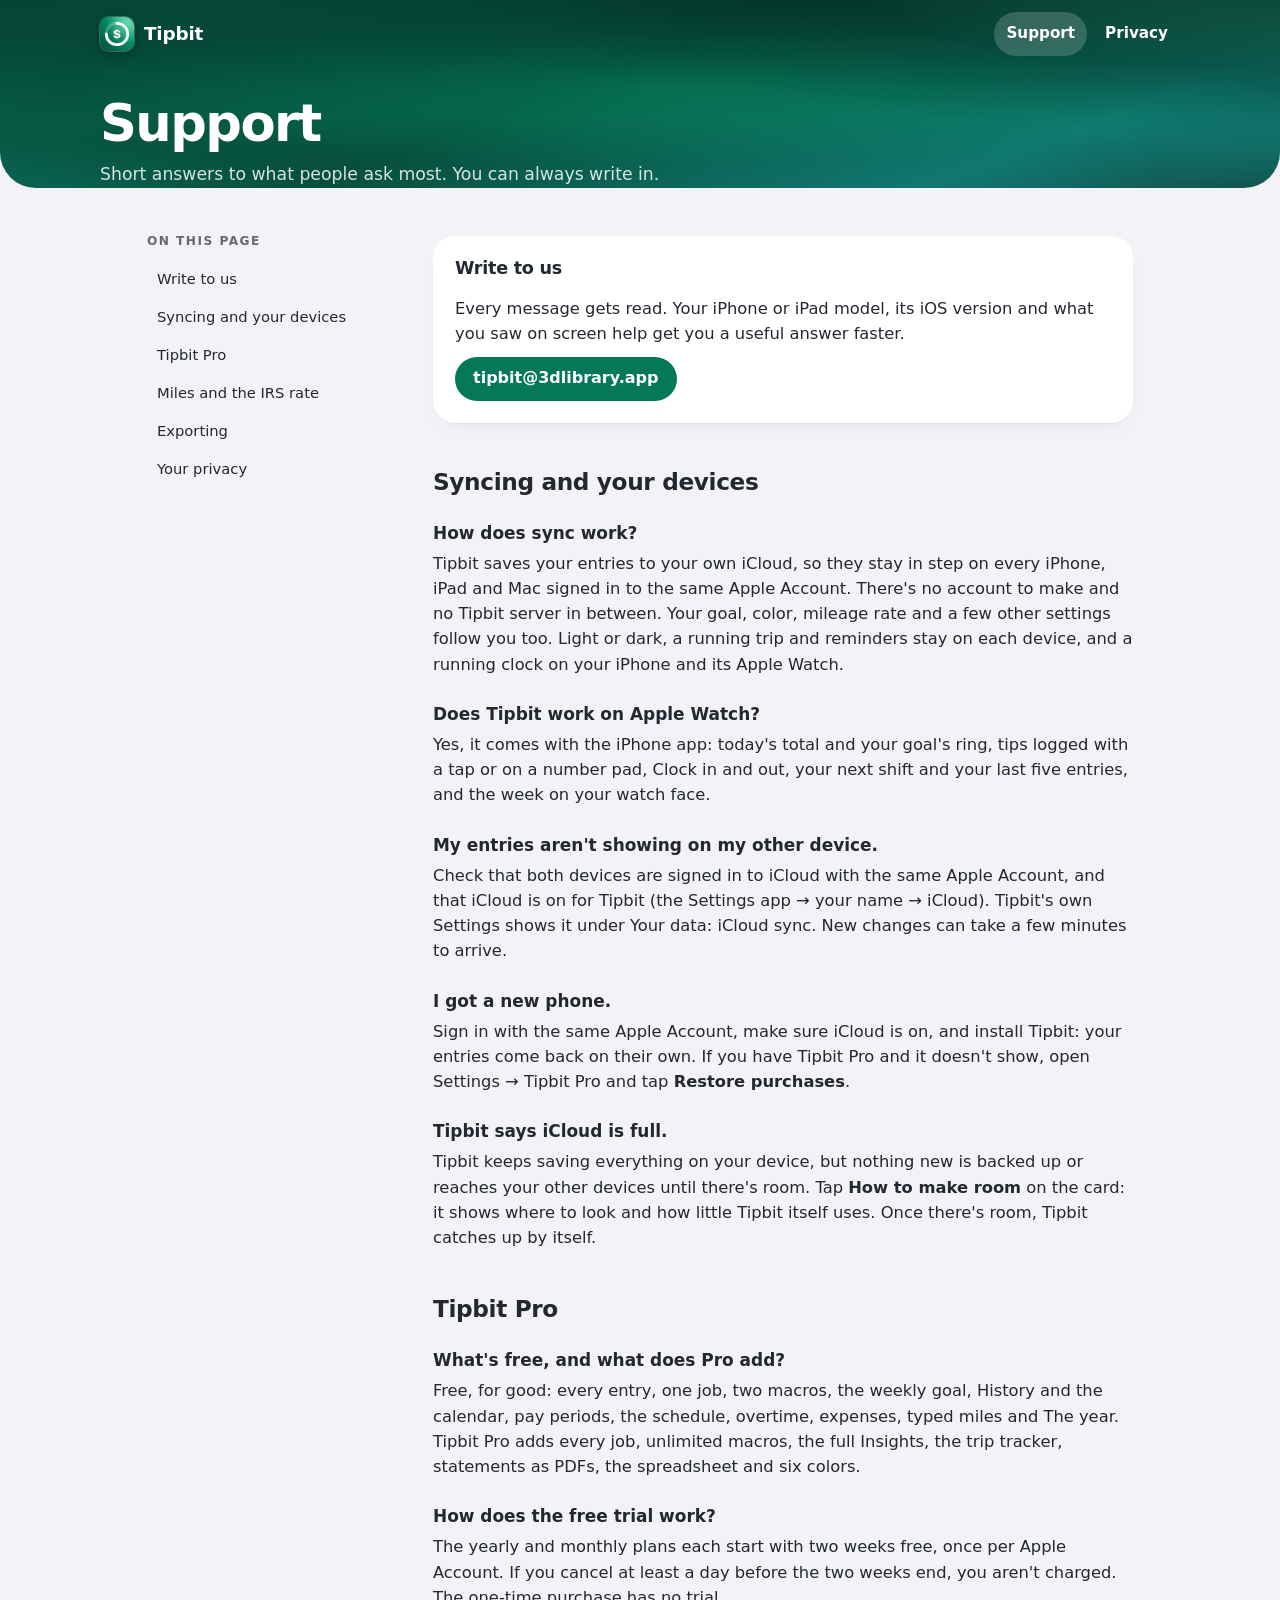
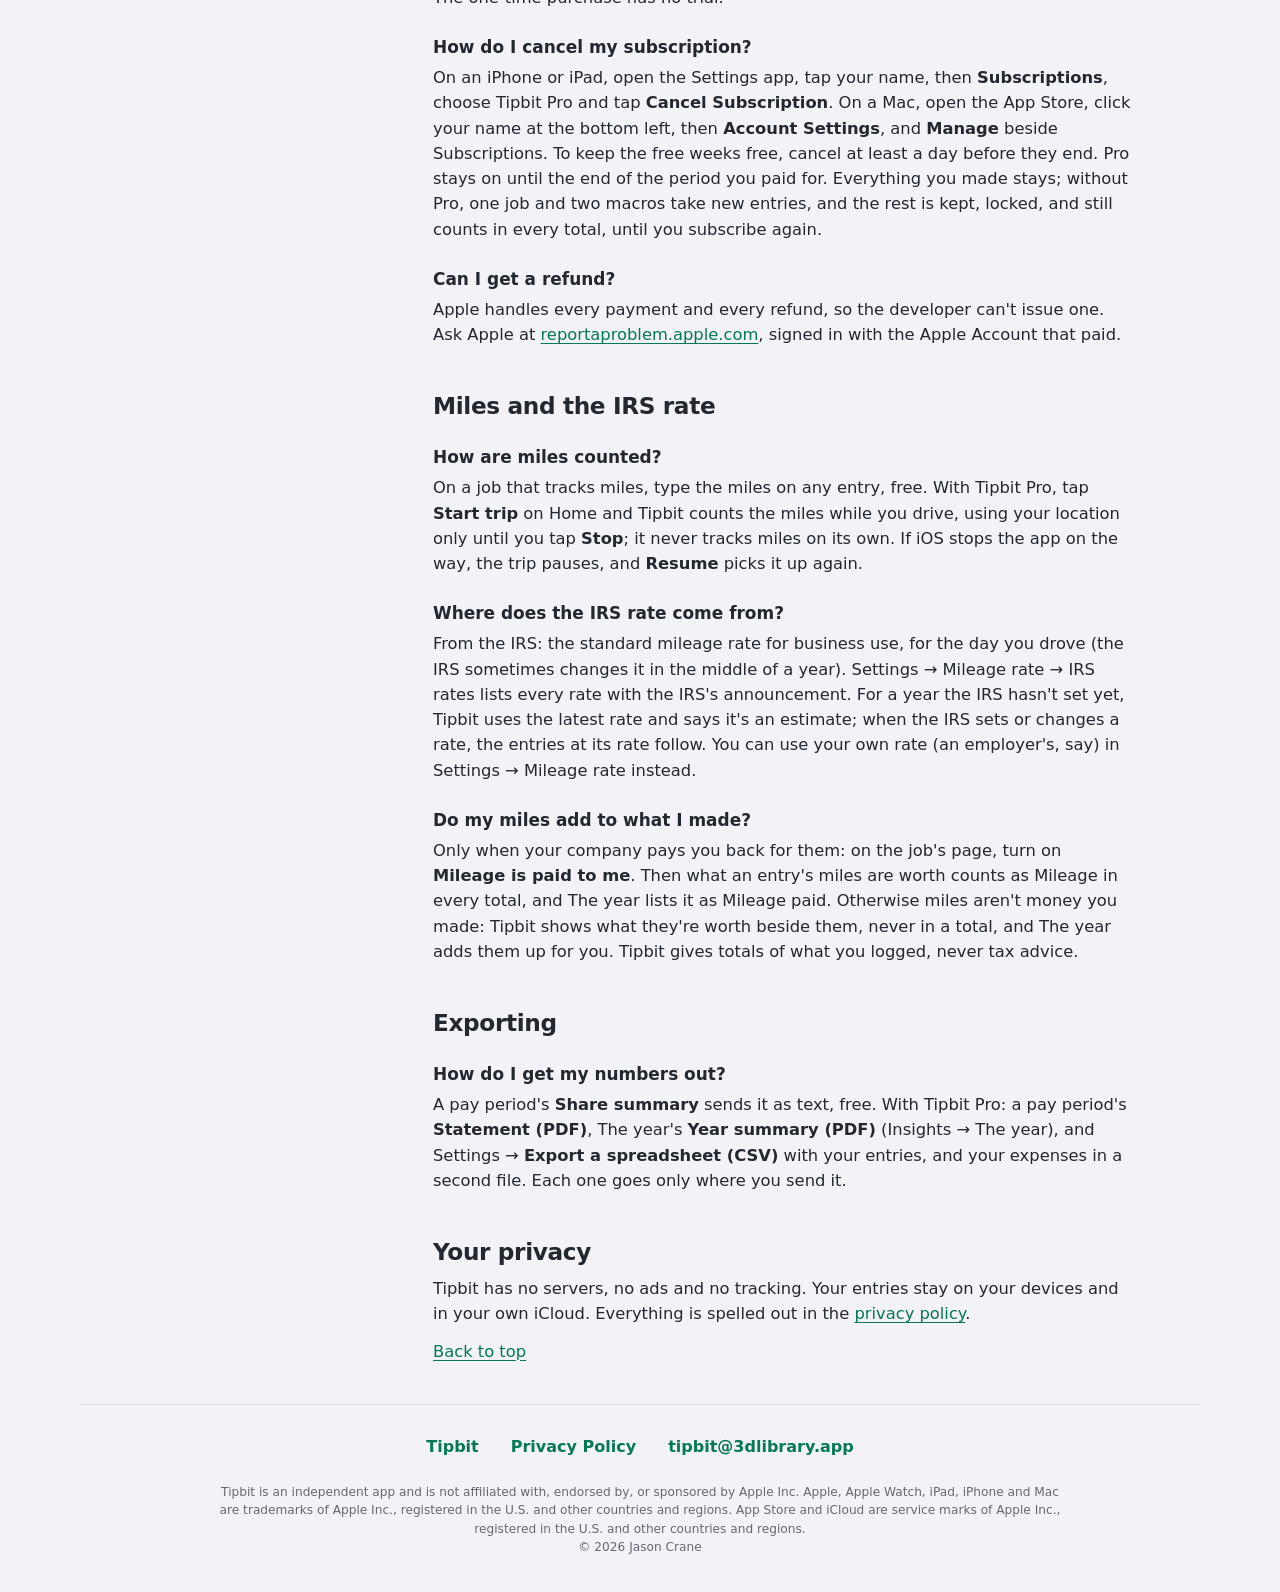
<file: support.html>
<!DOCTYPE html>
<html lang="en">
<head>
<meta charset="utf-8">
<meta name="viewport" content="width=device-width, initial-scale=1, viewport-fit=cover">
<title>Support - Tipbit: Tip &amp; Income Tracker</title>
<meta name="description" content="Help with Tipbit: how sync works, a new phone, cancelling a subscription, miles and the IRS rate, exporting, and how to get in touch.">
<meta name="color-scheme" content="light dark">
<meta name="theme-color" content="#065f46">
<meta name="referrer" content="no-referrer">
<link rel="canonical" href="https://tipbit.3dlibrary.app/support.html">
<link rel="icon" href="img/icon-96.png" sizes="96x96" type="image/png">
<link rel="apple-touch-icon" href="img/icon-180.png">
<link rel="stylesheet" href="site.css?v=20261119c"><!-- change ?v= whenever site.css changes: GitHub Pages lets browsers keep a file 10 minutes, and a new page with an old stylesheet looks broken -->
</head>
<body>
<a class="skip" href="#main">Skip to content</a>

<header class="aurora band">
  <div class="shade" aria-hidden="true"></div>
  <div class="wrap">
    <nav class="top" aria-label="Tipbit">
      <a class="home" href="./" aria-label="Tipbit home"><img src="img/icon-96.png" width="34" height="34" alt=""><span>Tipbit</span></a>
      <div class="links"><a href="support.html" aria-current="page">Support</a><a href="privacy.html">Privacy</a></div>
    </nav>
    <h1>Support</h1>
    <p class="line">Short answers to what people ask most. You can always write in.</p>
  </div>
</header>

<div class="wrap page-grid">
  <nav class="toc" aria-labelledby="toc-h">
    <h2 id="toc-h">On this page</h2>
    <ol>
      <li><a href="#write">Write to us</a></li>
      <li><a href="#sync">Syncing and your devices</a></li>
      <li><a href="#pro">Tipbit Pro</a></li>
      <li><a href="#miles">Miles and the IRS rate</a></li>
      <li><a href="#export">Exporting</a></li>
      <li><a href="#privacy">Your privacy</a></li>
    </ol>
  </nav>

  <main class="page" id="main">
    <div class="card contact-card" id="write">
      <h2>Write to us</h2>
      <p>Every message gets read. Your iPhone or iPad model, its iOS version and what you saw on screen help get you a
      useful answer faster.</p>
      <a class="pill" href="mailto:tipbit@3dlibrary.app">tipbit@3dlibrary.app</a>
    </div>

    <h2 id="sync">Syncing and your devices</h2>

    <h3 id="how-sync-works">How does sync work?</h3>
    <p>Tipbit saves your entries to your own iCloud, so they stay in step on every iPhone, iPad and Mac signed in to the
    same Apple Account. There's no account to make and no Tipbit server in between. Your goal, color, mileage rate and a
    few other settings follow you too. Light or dark, a running trip and reminders stay on each device, and a running
    clock on your iPhone and its Apple Watch.</p>

    <h3 id="apple-watch">Does Tipbit work on Apple Watch?</h3>
    <p>Yes, it comes with the iPhone app: today's total and your goal's ring, tips logged with a tap or on a number pad,
    Clock in and out, your next shift and your last five entries, and the week on your watch face.</p>

    <h3 id="not-showing">My entries aren't showing on my other device.</h3>
    <p>Check that both devices are signed in to iCloud with the same Apple Account, and that iCloud is on for Tipbit (the
    Settings app → your name → iCloud). Tipbit's own Settings shows it under Your data: iCloud sync. New changes can take a
    few minutes to arrive.</p>

    <h3 id="new-phone">I got a new phone.</h3>
    <p>Sign in with the same Apple Account, make sure iCloud is on, and install Tipbit: your entries come back on their
    own. If you have Tipbit Pro and it doesn't show, open Settings → Tipbit Pro and tap <strong>Restore
    purchases</strong>.</p>

    <h3 id="icloud-full">Tipbit says iCloud is full.</h3>
    <p>Tipbit keeps saving everything on your device, but nothing new is backed up or reaches your other devices until
    there's room. Tap <strong>How to make room</strong> on the card: it shows where to look and how little Tipbit itself
    uses. Once there's room, Tipbit catches up by itself.</p>

    <h2 id="pro">Tipbit Pro</h2>

    <h3 id="free-and-pro">What's free, and what does Pro add?</h3>
    <p>Free, for good: every entry, one job, two macros, the weekly goal, History and the calendar, pay periods, the
    schedule, overtime, expenses, typed miles and The year. Tipbit Pro adds every job, unlimited macros, the full
    Insights, the trip tracker, statements as PDFs, the spreadsheet and six colors.</p>

    <h3 id="free-trial">How does the free trial work?</h3>
    <p>The yearly and monthly plans each start with two weeks free, once per Apple Account. If you cancel at least a day
    before the two weeks end, you aren't charged. The one-time purchase has no trial.</p>

    <h3 id="cancel">How do I cancel my subscription?</h3>
    <p>On an iPhone or iPad, open the Settings app, tap your name, then <strong>Subscriptions</strong>, choose Tipbit Pro
    and tap <strong>Cancel Subscription</strong>. On a Mac, open the App Store, click your name at the bottom left, then
    <strong>Account Settings</strong>, and <strong>Manage</strong> beside Subscriptions. To keep the free weeks free,
    cancel at least a day before they end. Pro stays on until the end of the period you paid for. Everything you made
    stays; without Pro, one job and two macros take new entries, and the rest is kept, locked, and still counts in every
    total, until you subscribe again.</p>

    <h3 id="refund">Can I get a refund?</h3>
    <p>Apple handles every payment and every refund, so the developer can't issue one. Ask Apple at
    <a href="https://reportaproblem.apple.com">reportaproblem.apple.com</a>, signed in with the Apple Account that paid.</p>

    <h2 id="miles">Miles and the IRS rate</h2>

    <h3 id="how-miles">How are miles counted?</h3>
    <p>On a job that tracks miles, type the miles on any entry, free. With Tipbit Pro, tap <strong>Start trip</strong> on
    Home and Tipbit counts the miles while you drive, using your location only until you tap <strong>Stop</strong>; it
    never tracks miles on its own. If iOS stops the app on the way, the trip pauses, and <strong>Resume</strong> picks it
    up again.</p>

    <h3 id="irs-rate">Where does the IRS rate come from?</h3>
    <p>From the IRS: the standard mileage rate for business use, for the day you drove (the IRS sometimes changes it in the
    middle of a year). Settings → Mileage rate → IRS rates lists every rate with the IRS's announcement. For a year the IRS
    hasn't set yet, Tipbit uses the latest rate and says it's an estimate; when the IRS sets or changes a rate, the entries
    at its rate follow. You can use your own rate (an employer's, say) in Settings → Mileage rate instead.</p>

    <h3 id="miles-add">Do my miles add to what I made?</h3>
    <p>Only when your company pays you back for them: on the job's page, turn on <strong>Mileage is paid to me</strong>.
    Then what an entry's miles are worth counts as Mileage in every total, and The year lists it as Mileage paid.
    Otherwise miles aren't money you made: Tipbit shows what they're worth beside them, never in a total, and The year
    adds them up for you. Tipbit gives totals of what you logged, never tax advice.</p>

    <h2 id="export">Exporting</h2>

    <h3 id="numbers-out">How do I get my numbers out?</h3>
    <p>A pay period's <strong>Share summary</strong> sends it as text, free. With Tipbit Pro: a pay period's
    <strong>Statement (PDF)</strong>, The year's <strong>Year summary (PDF)</strong> (Insights → The year), and Settings →
    <strong>Export a spreadsheet (CSV)</strong> with your entries, and your expenses in a second file. Each one goes only
    where you send it.</p>

    <h2 id="privacy">Your privacy</h2>
    <p>Tipbit has no servers, no ads and no tracking. Your entries stay on your devices and in your own iCloud. Everything
    is spelled out in the <a href="privacy.html">privacy policy</a>.</p>

    <p class="back-top"><a href="#top">Back to top</a></p>
  </main>
</div>

<footer>
  <div class="wrap">
    <nav aria-label="Tipbit pages">
      <a href="./">Tipbit</a>
      <a href="privacy.html">Privacy Policy</a>
      <a href="mailto:tipbit@3dlibrary.app">tipbit@3dlibrary.app</a>
    </nav>
    <p class="tm">Tipbit is an independent app and is not affiliated with, endorsed by, or sponsored by Apple Inc. Apple,
    Apple Watch, iPad, iPhone and Mac are trademarks of Apple Inc., registered in the U.S. and other countries and
    regions. App Store and iCloud are service marks of Apple Inc., registered in the U.S. and other countries and
    regions.<br>© 2026 Jason Crane</p>
  </div>
</footer>
</body>
</html>
</file>
<file: site.css>
/* Tipbit's site, in the app's look (DESIGN.md): the hero's aurora (the Emerald theme's own nine colors), the money
   font (the system's rounded face, heavy), the ink (#232830, never black) on a light page and white on a dark one,
   content on plain cards, glass only for what floats. No scripts, no web fonts, nothing loaded from another site.
   The front page is short: one hero, the screens in a grid, a card a feature, one devices block, one privacy card, a
   Free/Pro table with the prices beside it, and the help line; nothing scrolls sideways. */

:root {
  color-scheme: light dark;
  --page: #f2f2f7;
  --card: #ffffff;
  --card-2: #f7f7fa;
  --ink: #232830;
  --ink-2: rgba(35, 40, 48, 0.68);
  --ink-3: rgba(35, 40, 48, 0.42);
  --line: rgba(35, 40, 48, 0.12);
  --accent: #059669;
  --accent-soft: rgba(5, 150, 105, 0.12);
  --link: #047857;
  --on-aurora: #ffffff;
  --on-aurora-2: rgba(255, 255, 255, 0.84);
  --shadow-screen: 0 36px 70px -28px rgba(2, 44, 34, 0.5), 0 12px 28px -14px rgba(2, 44, 34, 0.28);
  --shadow-small: 0 16px 30px -18px rgba(2, 44, 34, 0.45), 0 4px 10px -6px rgba(2, 44, 34, 0.2);
  --shadow-piece: drop-shadow(0 18px 28px rgba(2, 44, 34, 0.28)) drop-shadow(0 2px 6px rgba(2, 44, 34, 0.12));
  --shadow-card: 0 1px 0 rgba(35, 40, 48, 0.04), 0 8px 24px -16px rgba(35, 40, 48, 0.18);
  --radius: 22px;
  --rounded: ui-rounded, "SF Pro Rounded", -apple-system, BlinkMacSystemFont, system-ui, "Segoe UI", Roboto, sans-serif;
  --text: -apple-system, BlinkMacSystemFont, system-ui, "Segoe UI", Roboto, Helvetica, Arial, sans-serif;
  --gutter: max(20px, env(safe-area-inset-left), env(safe-area-inset-right));
  --wrap: 1120px;
}

@media (prefers-color-scheme: dark) {
  :root {
    --page: #000000;
    --card: #1c1c1e;
    --card-2: #2c2c2e;
    --ink: #ffffff;
    --ink-2: rgba(235, 235, 245, 0.66);
    --ink-3: rgba(235, 235, 245, 0.4);
    --line: rgba(255, 255, 255, 0.14);
    --accent: #34d399;
    --accent-soft: rgba(52, 211, 153, 0.16);
    --link: #34d399;
    --shadow-screen: 0 36px 70px -28px rgba(0, 0, 0, 0.9), 0 0 0 1px rgba(255, 255, 255, 0.12);
    --shadow-small: 0 16px 30px -18px rgba(0, 0, 0, 0.9), 0 0 0 1px rgba(255, 255, 255, 0.12);
    --shadow-piece: drop-shadow(0 18px 28px rgba(0, 0, 0, 0.6)) drop-shadow(0 0 1px rgba(255, 255, 255, 0.25));
    --shadow-card: 0 0 0 1px rgba(255, 255, 255, 0.06);
  }
}

/* The phone's Increase Contrast: pure black and white, as the app does; stronger lines; links underlined. */
@media (prefers-contrast: more) {
  :root {
    --ink: #000000;
    --ink-2: rgba(0, 0, 0, 0.82);
    --ink-3: rgba(0, 0, 0, 0.64);
    --line: rgba(0, 0, 0, 0.4);
    --link: #065f46;
    --on-aurora-2: #ffffff;
  }
  @media (prefers-color-scheme: dark) {
    :root {
      --ink: #ffffff;
      --ink-2: rgba(255, 255, 255, 0.86);
      --ink-3: rgba(255, 255, 255, 0.7);
      --line: rgba(255, 255, 255, 0.45);
      --link: #6ee7b7;
    }
  }
  .card { border: 1px solid var(--line); }
  a { text-decoration: underline; }
}

* { margin: 0; padding: 0; box-sizing: border-box; }
html {
  -webkit-text-size-adjust: 100%;
  text-size-adjust: 100%;
  /* The canvas: the band's emerald behind iPhone's status bar and above the page when it's pulled down, the page's
     color everywhere else. */
  background: linear-gradient(#065f46, #065f46) top / 100% 320px no-repeat, var(--page);
}
@media (prefers-reduced-motion: no-preference) { html { scroll-behavior: smooth; } }
body {
  font-family: var(--text);
  background: var(--page);
  color: var(--ink);
  line-height: 1.55;
  -webkit-font-smoothing: antialiased;
  overflow-x: clip;
  min-height: 100%;
}
a { color: var(--link); text-underline-offset: 3px; text-decoration-thickness: 1px; }
a:hover { text-decoration-thickness: 2px; }
:focus-visible { outline: 3px solid var(--accent); outline-offset: 3px; border-radius: 6px; }
img, picture, svg { display: block; max-width: 100%; }
picture img { width: 100%; height: auto; }
strong, b { font-weight: 650; }
ul, ol { padding-left: 1.3em; }
[id] { scroll-margin-top: 16px; }

.skip {
  position: absolute;
  left: 16px;
  top: -200px;
  z-index: 100;
  padding: 10px 16px;
  border-radius: 999px;
  background: var(--card);
  color: var(--link);
  font-weight: 700;
  text-decoration: none;
  box-shadow: 0 8px 30px rgba(0, 0, 0, 0.25);
}
.skip:focus { top: 16px; }
.visually-hidden { position: absolute; width: 1px; height: 1px; overflow: hidden; clip: rect(0 0 0 0); clip-path: inset(50%); white-space: nowrap; }

.wrap { max-width: var(--wrap); margin: 0 auto; padding-left: var(--gutter); padding-right: var(--gutter); }

/* The small caps label above a big line, as the app writes "THIS WEEK". */
.label {
  font-size: 0.76rem;
  font-weight: 700;
  letter-spacing: 0.12em;
  text-transform: uppercase;
  color: var(--link);
}
.label .pro, .cat .pro {
  display: inline-block;
  vertical-align: 1px;
  margin-left: 6px;
  padding: 1px 8px 2px;
  border-radius: 999px;
  font-size: 0.62rem;
  letter-spacing: 0.1em;
  background: var(--link); /* white reads at 5.5:1 on it; the accent's green only 3.8:1 */
  color: #ffffff;
}
@media (prefers-color-scheme: dark) { .label .pro, .cat .pro { color: #04281c; } }

/* ----- The aurora: deep emerald with mint and teal glows drifting slowly, as Home's hero does; still under Reduce Motion. */
.aurora {
  position: relative;
  overflow: hidden;
  isolation: isolate;
  color: var(--on-aurora);
  background: linear-gradient(160deg, #065f46 0%, #064e3b 45%, #0f766e 80%, #134e4a 100%);
}
.aurora::before {
  content: "";
  position: absolute;
  inset: -25%;
  z-index: -2;
  background:
    radial-gradient(38% 42% at 88% 12%, rgba(52, 211, 153, 0.85) 0%, rgba(52, 211, 153, 0) 70%),
    radial-gradient(40% 45% at 100% 62%, rgba(13, 148, 136, 0.75) 0%, rgba(13, 148, 136, 0) 70%),
    radial-gradient(45% 40% at 52% 48%, rgba(5, 150, 105, 0.55) 0%, rgba(5, 150, 105, 0) 72%),
    radial-gradient(40% 40% at 8% 92%, rgba(15, 118, 110, 0.7) 0%, rgba(15, 118, 110, 0) 70%),
    radial-gradient(36% 36% at 30% 8%, rgba(4, 120, 87, 0.7) 0%, rgba(4, 120, 87, 0) 70%);
  animation: drift 28s ease-in-out infinite alternate;
  will-change: transform;
}
/* A whisper of grain, so the glows never band. */
.aurora::after {
  content: "";
  position: absolute;
  inset: 0;
  z-index: -1;
  opacity: 0.07;
  mix-blend-mode: overlay;
  pointer-events: none;
  background-image: url("data:image/svg+xml;utf8,<svg xmlns='http://www.w3.org/2000/svg' width='160' height='160'><filter id='n'><feTurbulence type='fractalNoise' baseFrequency='0.9' numOctaves='2' stitchTiles='stitch'/></filter><rect width='100%' height='100%' filter='url(%23n)'/></svg>");
}
/* A shade over the top of the band, where the words and the links sit, so white reads at 4.5:1 on the mint glow too. */
.aurora .shade {
  position: absolute;
  inset: 0;
  z-index: -1;
  pointer-events: none;
  background:
    linear-gradient(180deg, rgba(2, 36, 28, 0.5) 0%, rgba(2, 36, 28, 0.3) 28%, rgba(2, 36, 28, 0) 62%),
    radial-gradient(60% 70% at 100% 0%, rgba(2, 36, 28, 0.45) 0%, rgba(2, 36, 28, 0) 100%);
}
@keyframes drift {
  0% { transform: translate3d(-4%, -2%, 0) rotate(0deg) scale(1); }
  50% { transform: translate3d(3%, 3%, 0) rotate(4deg) scale(1.06); }
  100% { transform: translate3d(5%, -3%, 0) rotate(-3deg) scale(1.03); }
}
@media (prefers-reduced-motion: reduce) {
  .aurora::before { animation: none; }
}
.aurora .label { color: rgba(209, 250, 229, 0.94); }
.aurora a:focus-visible { outline-color: #ffffff; }

/* ----- The top bar, on every page. */
.top {
  display: flex;
  align-items: center;
  justify-content: space-between;
  gap: 16px;
  min-height: 48px;
  padding-top: max(12px, env(safe-area-inset-top));
}
.home {
  display: inline-flex;
  align-items: center;
  gap: 10px;
  color: inherit;
  text-decoration: none;
  font-family: var(--rounded);
  font-weight: 800;
  font-size: 1.15rem;
  letter-spacing: -0.01em;
}
.home img { width: 34px; height: 34px; border-radius: 9px; box-shadow: 0 0 0 1px rgba(255, 255, 255, 0.22), 0 4px 12px rgba(0, 0, 0, 0.25); }
.home:hover span { text-decoration: underline; text-underline-offset: 4px; }
.home:focus-visible { outline-offset: 5px; border-radius: 12px; }
.top .links { display: flex; gap: 6px; }
.top .links a {
  color: inherit;
  text-decoration: none;
  font-weight: 600;
  font-size: 0.95rem;
  padding: 8px 12px;
  border-radius: 999px;
  min-height: 44px;
  display: inline-flex;
  align-items: center;
}
.top .links a:hover { background: rgba(255, 255, 255, 0.14); }
.top .links a[aria-current="page"] { background: rgba(255, 255, 255, 0.18); }

.soon {
  display: inline-flex;
  align-items: center;
  gap: 10px;
  min-height: 46px;
  padding: 9px 18px;
  border-radius: 999px;
  font-weight: 700;
  font-size: 0.98rem;
  color: #ffffff;
  text-decoration: none;
  background: rgba(255, 255, 255, 0.14);
  border: 1px solid rgba(255, 255, 255, 0.32);
  -webkit-backdrop-filter: blur(12px);
  backdrop-filter: blur(12px);
}
.soon svg { width: 18px; height: 18px; flex: none; }
.card { background: var(--card); border-radius: var(--radius); padding: 22px; box-shadow: var(--shadow-card); }
.pill {
  display: inline-flex;
  align-items: center;
  gap: 8px;
  min-height: 44px;
  padding: 8px 18px;
  border-radius: 999px;
  background: var(--link); /* white on it reads at 5.5:1 */
  color: #ffffff;
  font-weight: 700;
  text-decoration: none;
}
.pill:hover { filter: brightness(1.06); }
.pill.quiet { background: var(--accent-soft); color: var(--link); }
@media (prefers-color-scheme: dark) { .pill { color: #04281c; } .pill.quiet { color: var(--link); } }
}

/* ----- The help and privacy pages: a band of aurora on top, then the words, with their own table of contents. */
.band .wrap { padding-bottom: 36px; }
.band h1 {
  font-family: var(--rounded);
  font-weight: 900;
  font-size: clamp(2.2rem, 7vw, 3.2rem);
  letter-spacing: -0.03em;
  line-height: 1.08;
  margin-top: 40px;
  text-wrap: balance;
}
.band .line { color: var(--on-aurora-2); margin-top: 10px; font-size: 1.08rem; max-width: 36em; text-wrap: pretty; }
.band { border-radius: 0 0 36px 36px; }
.page-grid { display: grid; gap: 28px; padding-top: 32px; }
@media (min-width: 980px) {
  .page-grid { grid-template-columns: 230px minmax(0, 700px); gap: 56px; justify-content: center; padding-top: 44px; }
  .toc { position: sticky; top: 24px; align-self: start; }
}
.toc h2 { font-size: 0.76rem; font-weight: 700; letter-spacing: 0.12em; text-transform: uppercase; color: var(--ink-2); margin: 0 0 10px; }
.toc ol { list-style: none; padding: 0; display: flex; flex-wrap: wrap; gap: 6px; }
@media (min-width: 980px) { .toc ol { display: grid; gap: 2px; } }
.toc a {
  display: inline-flex;
  align-items: center;
  min-height: 36px;
  padding: 4px 12px;
  border-radius: 999px;
  background: var(--card);
  color: var(--ink);
  font-size: 0.92rem;
  font-weight: 500;
  text-decoration: none;
  box-shadow: var(--shadow-card);
}
@media (min-width: 980px) { .toc a { background: none; box-shadow: none; padding: 4px 10px; } }
.toc a:hover { background: var(--accent-soft); color: var(--link); }
.page h2 { font-family: var(--rounded); font-size: 1.45rem; letter-spacing: -0.015em; margin: 44px 0 10px; line-height: 1.25; scroll-margin-top: 24px; }
.page h2:first-child { margin-top: 0; }
.page h3 { font-size: 1.06rem; margin: 26px 0 6px; line-height: 1.35; scroll-margin-top: 24px; }
.page p, .page li { font-size: 1.02rem; text-wrap: pretty; }
.page p + p { margin-top: 12px; }
.page ul { padding-left: 22px; margin: 10px 0; }
.page li { margin: 8px 0; }
.page li::marker { color: var(--accent); }
.page .card { margin: 4px 0 8px; }
.page .card h2 { margin: 0 0 6px; font-size: 1.1rem; }
.page .card ul { margin-bottom: 0; }
.page .card p { color: var(--ink); }
.page .contact-card { display: grid; gap: 10px; }
.page .contact-card .pill { justify-self: start; }
.muted { color: var(--ink-2); }
.back-top { margin-top: 44px; font-size: 0.95rem; }

/* ----- The foot of every page. */
footer { padding: 40px 0 max(36px, env(safe-area-inset-bottom)); }
footer .wrap { border-top: 1px solid var(--line); padding-top: 20px; }
footer nav { display: flex; flex-wrap: wrap; justify-content: center; gap: 4px 8px; font-weight: 600; }
footer nav a { display: inline-flex; align-items: center; min-height: 44px; padding: 4px 12px; border-radius: 999px; text-decoration: none; }
footer nav a:hover { background: var(--accent-soft); text-decoration: underline; }
footer .tm { color: var(--ink-2); font-size: 0.76rem; line-height: 1.5; text-align: center; margin-top: 14px; max-width: 70em; margin-left: auto; margin-right: auto; text-wrap: pretty; }

@media (forced-colors: active) {
  .aurora, .card, .soon, .pill, .toc a { border: 1px solid CanvasText; }
  .label .pro, .cat .pro { border: 1px solid CanvasText; }
}

/* ----- Paper: the words, black on white, nothing that only decorates. */
@media print {
  :root { --page: #ffffff; --card: #ffffff; --ink: #000000; --ink-2: #333333; --link: #000000; --line: #999999; }
  html, body { background: #ffffff; color: #000000; }
  .aurora { background: none !important; color: #000000; border-radius: 0; border-bottom: 1px solid #999999; }
  .aurora::before, .aurora::after { display: none; }
  .aurora .label, .band .line { color: #333333; }
  .skip, .top .links, .toc, .back-top, footer nav { display: none; }
  .page-grid { display: block; }
  .card { box-shadow: none; border: 1px solid #999999; break-inside: avoid; }
  a { color: #000000; }
  a[href^="http"]::after { content: " (" attr(href) ")"; font-size: 0.85em; color: #333333; }
  .page h2, .page h3 { break-after: avoid; }
  footer .tm { margin-top: 8px; }
}
</file>
<file: home.css>
/* The front page (index.html): big pictures of the app, few words. Loaded after site.css, whose colors, top bar, aurora
   and foot it shares with the help and privacy pages. The art is the App Store pictures' own (tools/art.py). */

.front main { overflow: clip; }
.front h2 {
  font-family: var(--rounded);
  font-weight: 900;
  letter-spacing: -0.035em;
  line-height: 1.04;
  text-wrap: balance;
}

/* ----- The splash: the promise in big type, then three phones rising out of the band. */
.splash { border-radius: 0 0 36px 36px; }
.splash .wrap { position: relative; z-index: 1; }
.splash-words { text-align: center; max-width: 820px; margin: 30px auto 0; }
.kicker {
  font-weight: 750;
  font-size: 0.78rem;
  letter-spacing: 0.18em;
  text-transform: uppercase;
  color: rgba(209, 250, 229, 0.95);
}
.splash h1 {
  font-family: var(--rounded);
  font-weight: 900;
  font-size: clamp(2.7rem, 11vw, 5.8rem);
  line-height: 0.96;
  letter-spacing: -0.045em;
  margin-top: 12px;
  text-shadow: 0 2px 32px rgba(2, 44, 34, 0.4);
}
.splash .sub {
  font-size: clamp(1.05rem, 2.7vw, 1.4rem);
  line-height: 1.38;
  color: rgba(255, 255, 255, 0.9);
  margin: 16px auto 0;
  max-width: 24em;
  text-wrap: balance;
}
.splash .soon { margin-top: 22px; }
.hero-art {
  display: block;
  position: relative;
  width: 210%;
  margin: 22px 0 0 -55%;
  aspect-ratio: 2400 / 1420;
  overflow: hidden;
}
.hero-art, .devices-art, .tile .art { max-width: none; }
.hero-art img, .art img, .devices-art img, .private-art img { display: block; width: 100%; height: auto; }
.hero-art img { margin-top: -9%; }

/* ----- The ways to get paid. */
.ways { padding: 46px 0 6px; text-align: center; }
.ways h2 { font-size: clamp(1.75rem, 6.4vw, 2.9rem); }
.chips { list-style: none; padding: 0; display: flex; flex-wrap: wrap; justify-content: center; gap: 8px; margin-top: 18px; }
.chips li {
  padding: 8px 15px;
  border-radius: 999px;
  background: var(--card);
  box-shadow: var(--shadow-card);
  font-weight: 650;
  font-size: 0.95rem;
}
.ways .for { color: var(--ink-2); margin: 16px auto 0; max-width: 32em; font-size: 0.95rem; line-height: 1.45; text-wrap: balance; }

/* ----- The tiles: one thing each, in its own color, the app itself under a few words. */
.bento-wrap { padding: 26px 0 6px; }
.bento { display: grid; grid-template-columns: 1fr 1fr; gap: 12px; }
.tile {
  --tint: #e2f3ea;
  --tint-2: #4b525d;
  position: relative;
  display: flex;
  flex-direction: column;
  min-width: 0;
  overflow: hidden;
  isolation: isolate;
  border-radius: 26px;
  background: var(--tint);
  color: var(--ink);
}
.c-emerald { --tint: #dff2e8; }
.c-teal { --tint: #dcf1ef; }
.c-sky { --tint: #e0edf9; }
.c-violet { --tint: #ebe7fb; }
.c-amber { --tint: #faf0da; }
.c-blue { --tint: #e1e8fb; }
.c-orange { --tint: #fae8dd; }
.tile-words { padding: 16px 15px 0; }
.tile h3 {
  font-family: var(--rounded);
  font-weight: 900;
  font-size: clamp(1.08rem, 4.5vw, 1.75rem);
  line-height: 1.06;
  letter-spacing: -0.025em;
  text-wrap: balance;
}
.tile p { color: var(--tint-2); font-size: clamp(0.82rem, 3.3vw, 1.02rem); line-height: 1.36; margin-top: 6px; text-wrap: pretty; }
.tile .art { display: block; margin: auto 0 0 -11%; width: 122%; padding-top: 12px; }
.tile.wide { grid-column: 1 / -1; }
.tile.wide .art { width: 100%; margin-left: 0; }
.pro-tag {
  display: inline-block;
  font-size: 0.6rem;
  font-weight: 800;
  letter-spacing: 0.1em;
  text-transform: uppercase;
  padding: 3px 8px;
  border-radius: 999px;
  background: #047857;
  color: #ffffff;
  margin-bottom: 8px;
}
@media (hover: hover) and (prefers-reduced-motion: no-preference) {
  .tile .art img { transition: transform 0.6s cubic-bezier(0.2, 0.7, 0.2, 1); }
  .tile:hover .art img { transform: translateY(-8px); }
}

/* ----- Everything else, as an icon and a few words each. */
.more { padding: 52px 0 6px; }
.more h2 { text-align: center; font-size: clamp(1.75rem, 6.4vw, 2.9rem); }
.icons { list-style: none; padding: 0; display: grid; grid-template-columns: repeat(3, 1fr); gap: 8px; margin-top: 22px; }
.icons li {
  display: flex;
  flex-direction: column;
  gap: 8px;
  align-items: center;
  text-align: center;
  padding: 14px 6px 12px;
  border-radius: 18px;
  background: var(--card);
  box-shadow: var(--shadow-card);
  min-width: 0;
}
.icons li small { display: none; }
.icons svg { width: 38px; height: 38px; padding: 8px; border-radius: 12px; background: var(--accent-soft); color: var(--link); flex: none; }
.icons b { display: block; font-weight: 750; font-size: 0.86rem; line-height: 1.2; }
.icons small { display: block; color: var(--ink-2); font-size: 0.78rem; line-height: 1.3; margin-top: 2px; }

/* ----- The devices: one band of the aurora, the iPad, the iPhone and the watch in it. */
.devices { margin-top: 52px; padding: 46px 0 0; text-align: center; }
.devices h2 { font-size: clamp(1.9rem, 7vw, 3.4rem); color: #ffffff; text-shadow: 0 2px 28px rgba(2, 44, 34, 0.4); }
.devices .sub { color: rgba(255, 255, 255, 0.9); margin: 12px auto 0; max-width: 26em; font-size: clamp(1rem, 2.4vw, 1.2rem); line-height: 1.42; text-wrap: balance; }
.devices-art { display: block; width: 116%; margin: 14px 0 0 -8%; position: relative; z-index: 1; }

/* ----- Private: three short promises in big type, and Home in the dark beside them. */
.private { padding: 58px 0 6px; }
.private-grid { display: grid; gap: 22px; align-items: center; }
.private h2 { font-size: clamp(2.4rem, 10.5vw, 4.4rem); line-height: 0.98; }
.private h2 span { display: block; }
.private h2 span:nth-child(2) { color: var(--link); }
.private-words p { color: var(--ink-2); margin-top: 16px; font-size: 1.02rem; line-height: 1.5; max-width: 30em; text-wrap: pretty; }
.private-art {
  display: block;
  overflow: hidden;
  border-radius: 28px;
  background: radial-gradient(70% 60% at 70% 20%, rgba(52, 211, 153, 0.35), rgba(52, 211, 153, 0) 70%), linear-gradient(160deg, #0b3a2d, #04241b);
}
.private-art img { width: 100%; margin-top: 8%; }

/* ----- Free and Pro: the three prices big, then what each gives as chips. */
.price { padding: 58px 0 6px; }
.price h2 { text-align: center; font-size: clamp(1.75rem, 6.4vw, 2.9rem); }
.plans { display: grid; grid-template-columns: 1fr 1.12fr 1fr; gap: 8px; margin-top: 24px; align-items: center; }
.plan {
  position: relative;
  background: var(--card);
  border-radius: 22px;
  padding: 16px 6px 15px;
  text-align: center;
  box-shadow: var(--shadow-card);
  min-width: 0;
}
.plan .name { font-size: 0.68rem; font-weight: 800; letter-spacing: 0.14em; text-transform: uppercase; color: var(--ink-2); }
.plan .cost {
  font-family: var(--rounded);
  font-weight: 900;
  font-size: clamp(1.35rem, 6vw, 2.5rem);
  letter-spacing: -0.035em;
  line-height: 1.05;
  margin-top: 6px;
}
.plan .per { font-size: 0.8rem; font-weight: 600; color: var(--ink-2); margin-top: 3px; }
.plan.best {
  padding: 26px 6px 22px;
  color: #ffffff;
  background:
    radial-gradient(90% 70% at 85% 0%, rgba(52, 211, 153, 0.55), rgba(52, 211, 153, 0) 70%),
    linear-gradient(160deg, #047857, #064e3b);
  box-shadow: 0 22px 40px -22px rgba(4, 120, 87, 0.75), 0 2px 8px -2px rgba(2, 44, 34, 0.25);
}
.plan.best .name, .plan.best .per { color: rgba(236, 253, 245, 0.9); }
.plan.best .cost { font-size: clamp(1.6rem, 7.4vw, 3rem); }
.badge {
  position: absolute;
  top: -11px;
  left: 50%;
  transform: translateX(-50%);
  white-space: nowrap;
  font-size: 0.66rem;
  font-weight: 800;
  letter-spacing: 0.06em;
  text-transform: uppercase;
  padding: 4px 10px;
  border-radius: 999px;
  background: #a7f3d0;
  color: #064e3b;
  box-shadow: 0 4px 10px -4px rgba(2, 44, 34, 0.35);
}
.trial {
  display: flex;
  align-items: center;
  justify-content: center;
  gap: 8px;
  margin-top: 18px;
  font-weight: 700;
  font-size: 1rem;
  color: var(--link);
}
.trial svg { width: 22px; height: 22px; flex: none; }
.lists { display: grid; gap: 10px; margin-top: 12px; }
.list { background: var(--card); border-radius: 22px; padding: 16px; box-shadow: var(--shadow-card); }
.list h3 { font-family: var(--rounded); font-weight: 900; font-size: 1.12rem; letter-spacing: -0.01em; }
.list.pro h3 { color: var(--link); }
.chips.small { justify-content: flex-start; margin-top: 10px; gap: 6px; }
.chips.small li { font-size: 0.83rem; padding: 6px 11px; background: var(--page); box-shadow: none; font-weight: 600; }
.list.pro .chips li { background: var(--accent-soft); color: var(--link); }
.fine { color: var(--ink-2); font-size: 0.78rem; line-height: 1.5; margin: 14px auto 0; text-align: center; max-width: 52em; text-wrap: pretty; }

/* ----- Questions. */
.help { padding: 44px 0 0; }
.help-card {
  display: flex;
  flex-wrap: wrap;
  align-items: center;
  justify-content: space-between;
  gap: 14px 20px;
  background: var(--card);
  border-radius: 26px;
  padding: 20px;
  box-shadow: var(--shadow-card);
}
.help-card h2 { font-size: 1.6rem; }
.help-card p { color: var(--ink-2); margin-top: 4px; }
.help-links { display: flex; flex-wrap: wrap; gap: 8px; }

/* ----- Wider screens. */
@media (min-width: 700px) {
  .hero-art { width: 132%; margin-left: -16%; }
  .bento { gap: 16px; }
  .tile { border-radius: 30px; }
  .tile-words { padding: 24px 24px 0; }
  .tile.wide { display: grid; grid-template-columns: 1fr 1fr; align-items: center; }
  .tile.wide .tile-words { padding: 32px; }
  .tile.wide h3 { font-size: clamp(1.9rem, 3.6vw, 2.5rem); }
  .tile.wide p { font-size: 1.08rem; }
  .tile.wide .art { align-self: end; padding-top: 24px; }
  .icons { grid-template-columns: repeat(3, 1fr); gap: 12px; }
  .icons li { flex-direction: row; text-align: left; padding: 12px; gap: 11px; }
  .icons li small { display: block; }
  .icons b { font-size: 0.95rem; }
  .tile .art { width: 112%; margin-left: -6%; }
  .tile.wide .art { width: 100%; margin-left: 0; }
  .devices { margin: 60px 16px 0; border-radius: 36px; }
  .plans { gap: 16px; max-width: 760px; margin-left: auto; margin-right: auto; }
  .plan { padding: 24px 10px 22px; border-radius: 26px; }
  .plan.best { padding: 34px 10px 30px; }
}
@media (min-width: 900px) {
  .private-grid { grid-template-columns: 1.15fr 0.85fr; gap: 40px; }
  .lists { grid-template-columns: 1fr 1fr; }
}
@media (min-width: 1024px) {
  .bento { grid-template-columns: repeat(3, 1fr); gap: 18px; }
  .tile.wide { grid-column: span 2; }
  .tile.wide3 { grid-column: span 2; display: grid; grid-template-columns: 1fr 1fr; align-items: center; }
  .tile.wide3 .tile-words { padding: 32px; }
  .tile.wide3 h3 { font-size: 2.5rem; }
  .tile.wide3 p { font-size: 1.08rem; }
  .tile.wide3 .art { width: 100%; margin-left: 0; align-self: end; padding-top: 24px; }
  .tile .art { width: 106%; margin-left: -3%; }
  .tile.wide .art, .tile.wide3 .art { width: 100%; margin-left: 0; }
  .tile h3 { font-size: 1.62rem; }
  .icons { grid-template-columns: repeat(4, 1fr); gap: 14px; }
  .devices { max-width: 1200px; margin-left: auto; margin-right: auto; }
}
@media (min-width: 1100px) {
  .hero-art { width: 1240px; margin: 26px auto 0; }
  .devices-art { width: 1000px; margin: 18px auto 0; }
}

/* ----- The dark look. */
@media (prefers-color-scheme: dark) {
  .tile { --tint-2: rgba(255, 255, 255, 0.74); }
  .c-emerald { --tint: #0d2a20; }
  .c-teal { --tint: #0b2826; }
  .c-sky { --tint: #0c2133; }
  .c-violet { --tint: #1c1834; }
  .c-amber { --tint: #2b2210; }
  .c-blue { --tint: #101d38; }
  .c-orange { --tint: #2d1a10; }
  .pro-tag { background: #34d399; color: #04281c; }
  .chips.small li { background: rgba(255, 255, 255, 0.08); }
}
@media (forced-colors: active) {
  .tile, .icons li, .plan, .list, .help-card, .chips li, .pro-tag, .badge { border: 1px solid CanvasText; }
}
@media print {
  .hero-art, .art, .devices-art, .private-art { display: none; }
  .tile { background: none; border: 1px solid #999999; }
}
</file>
